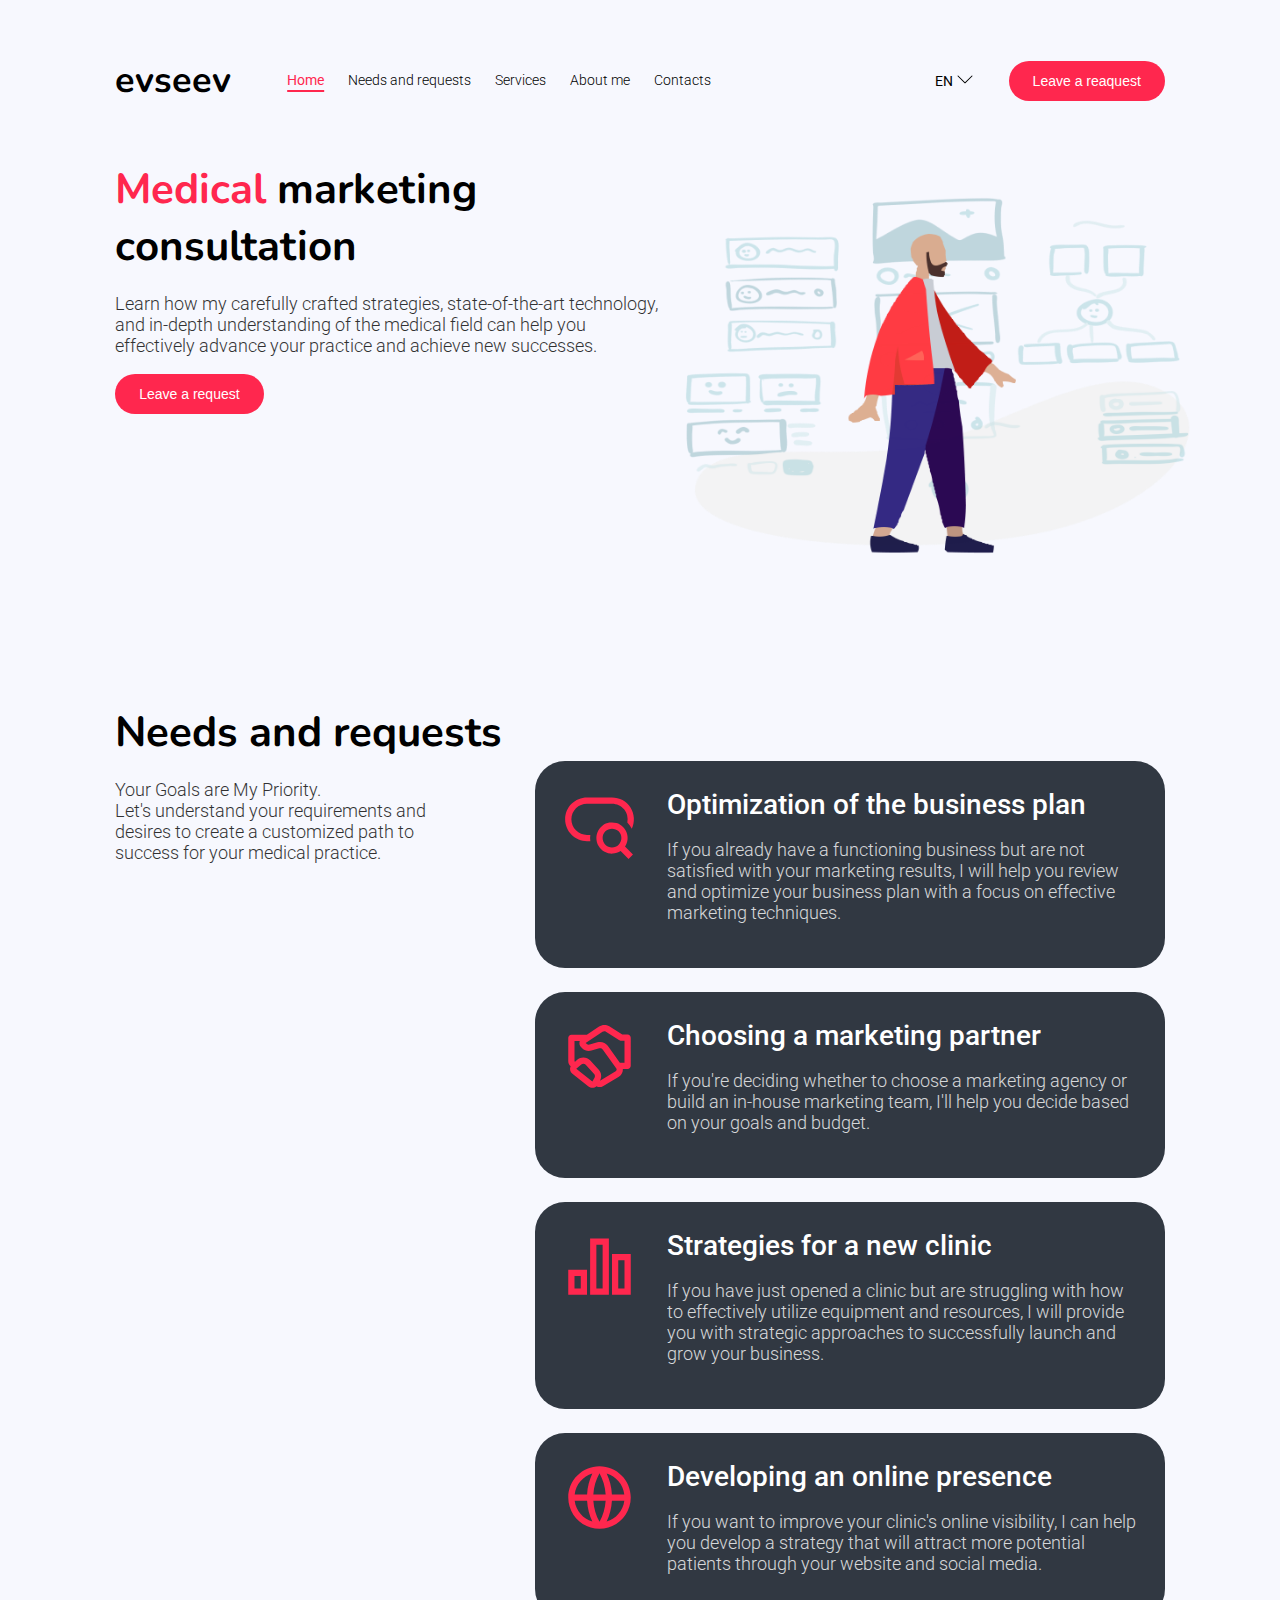
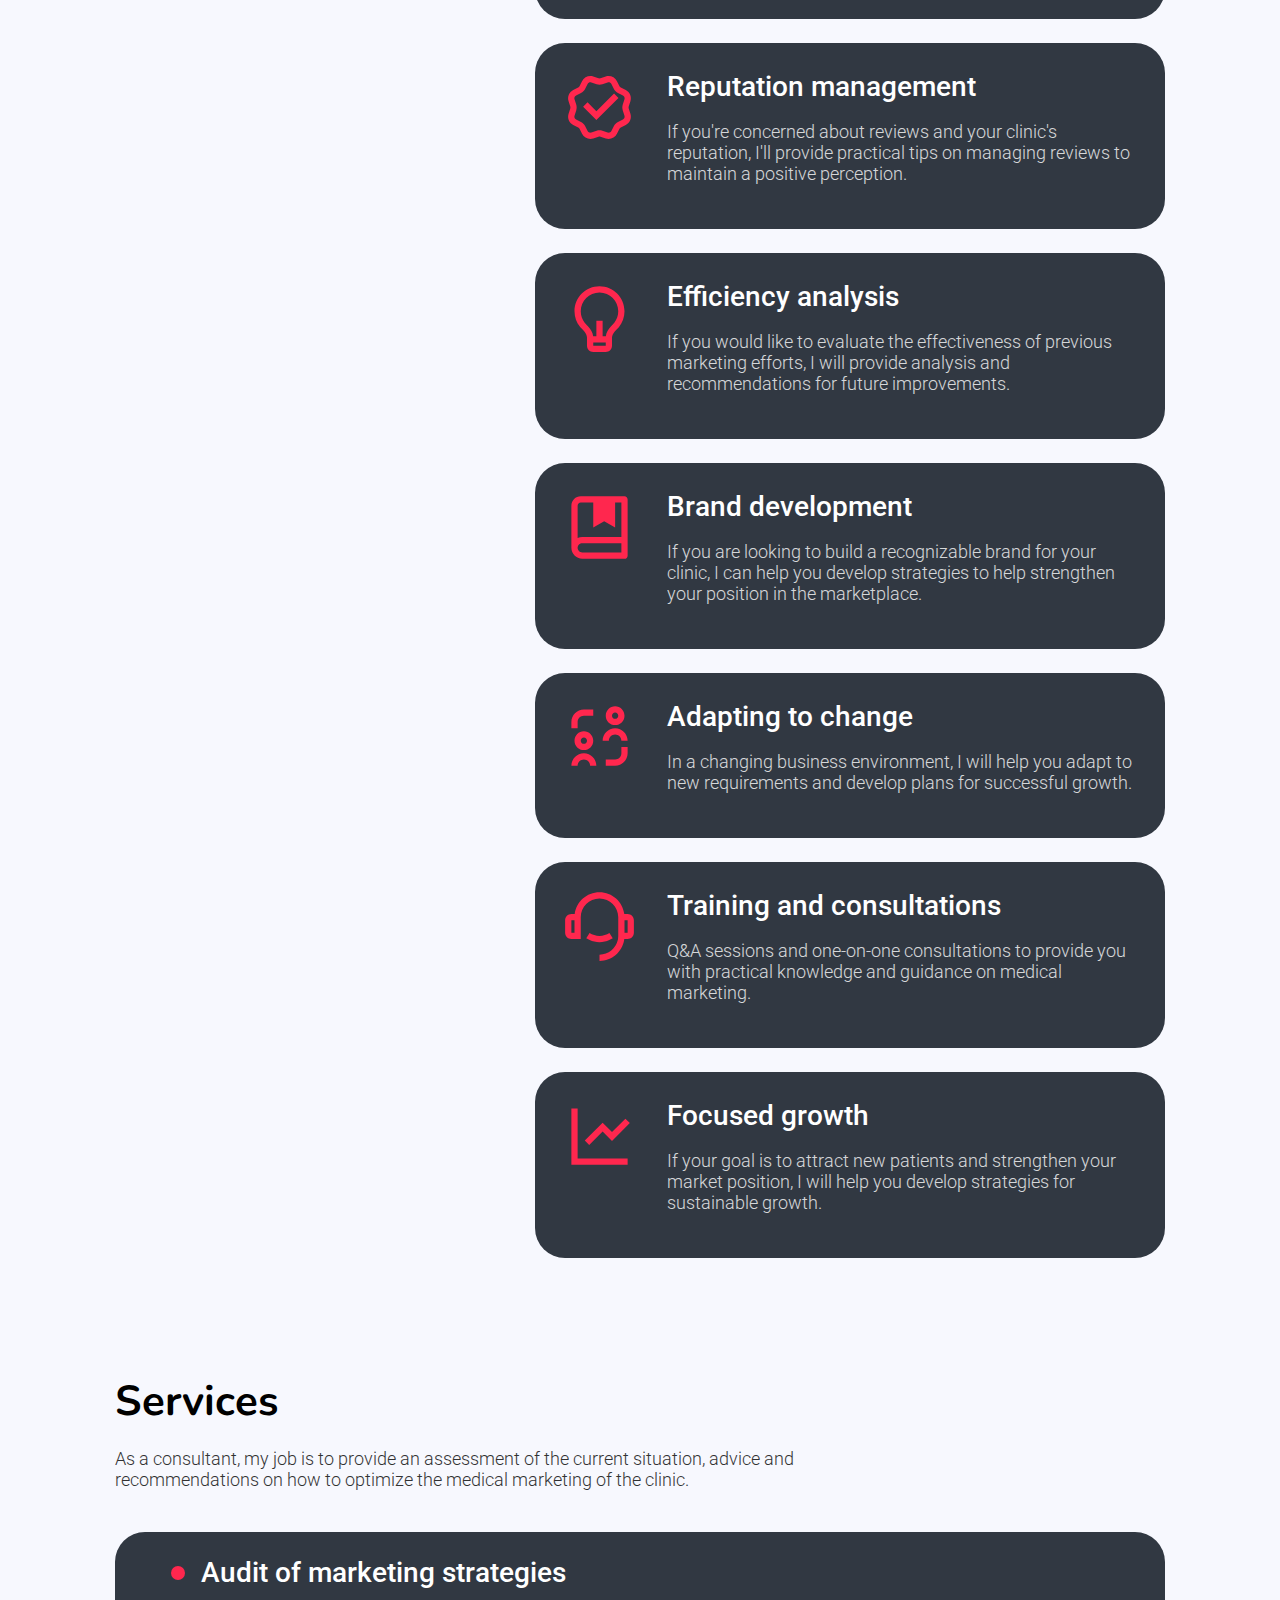
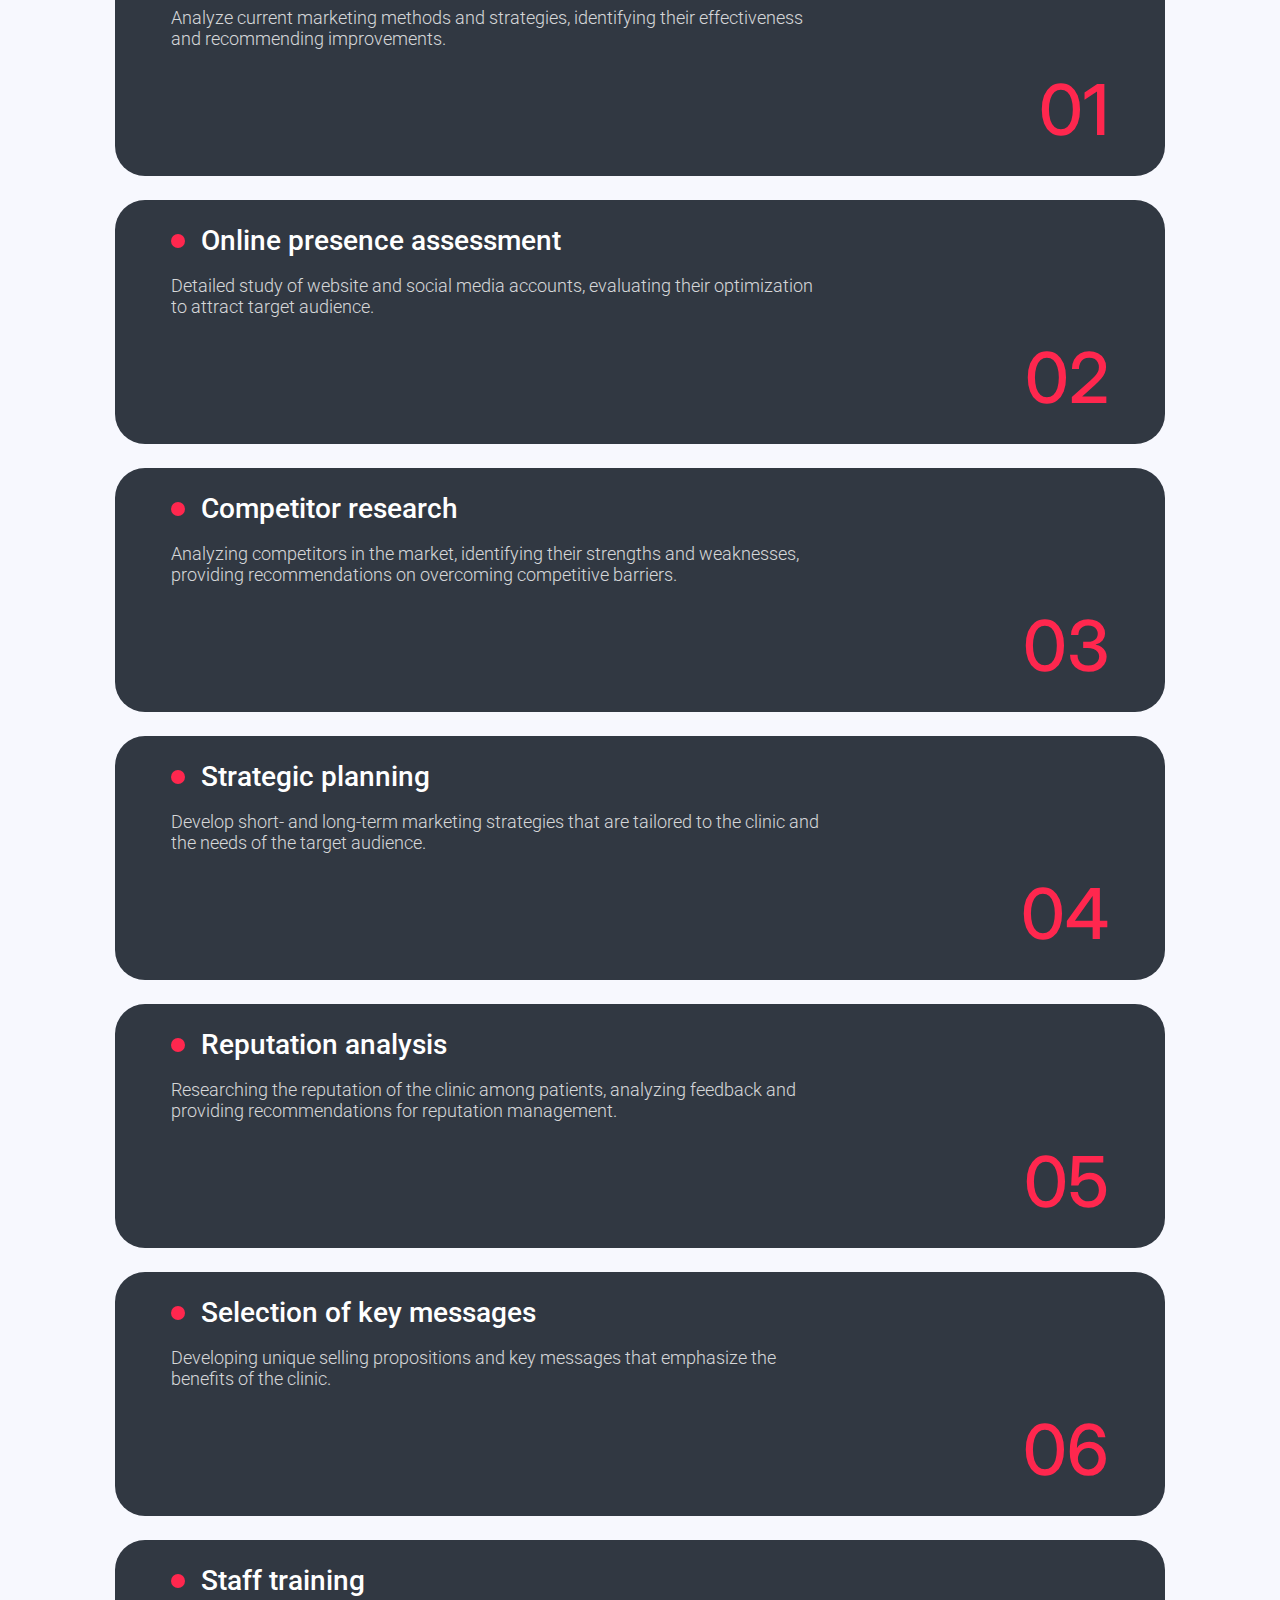
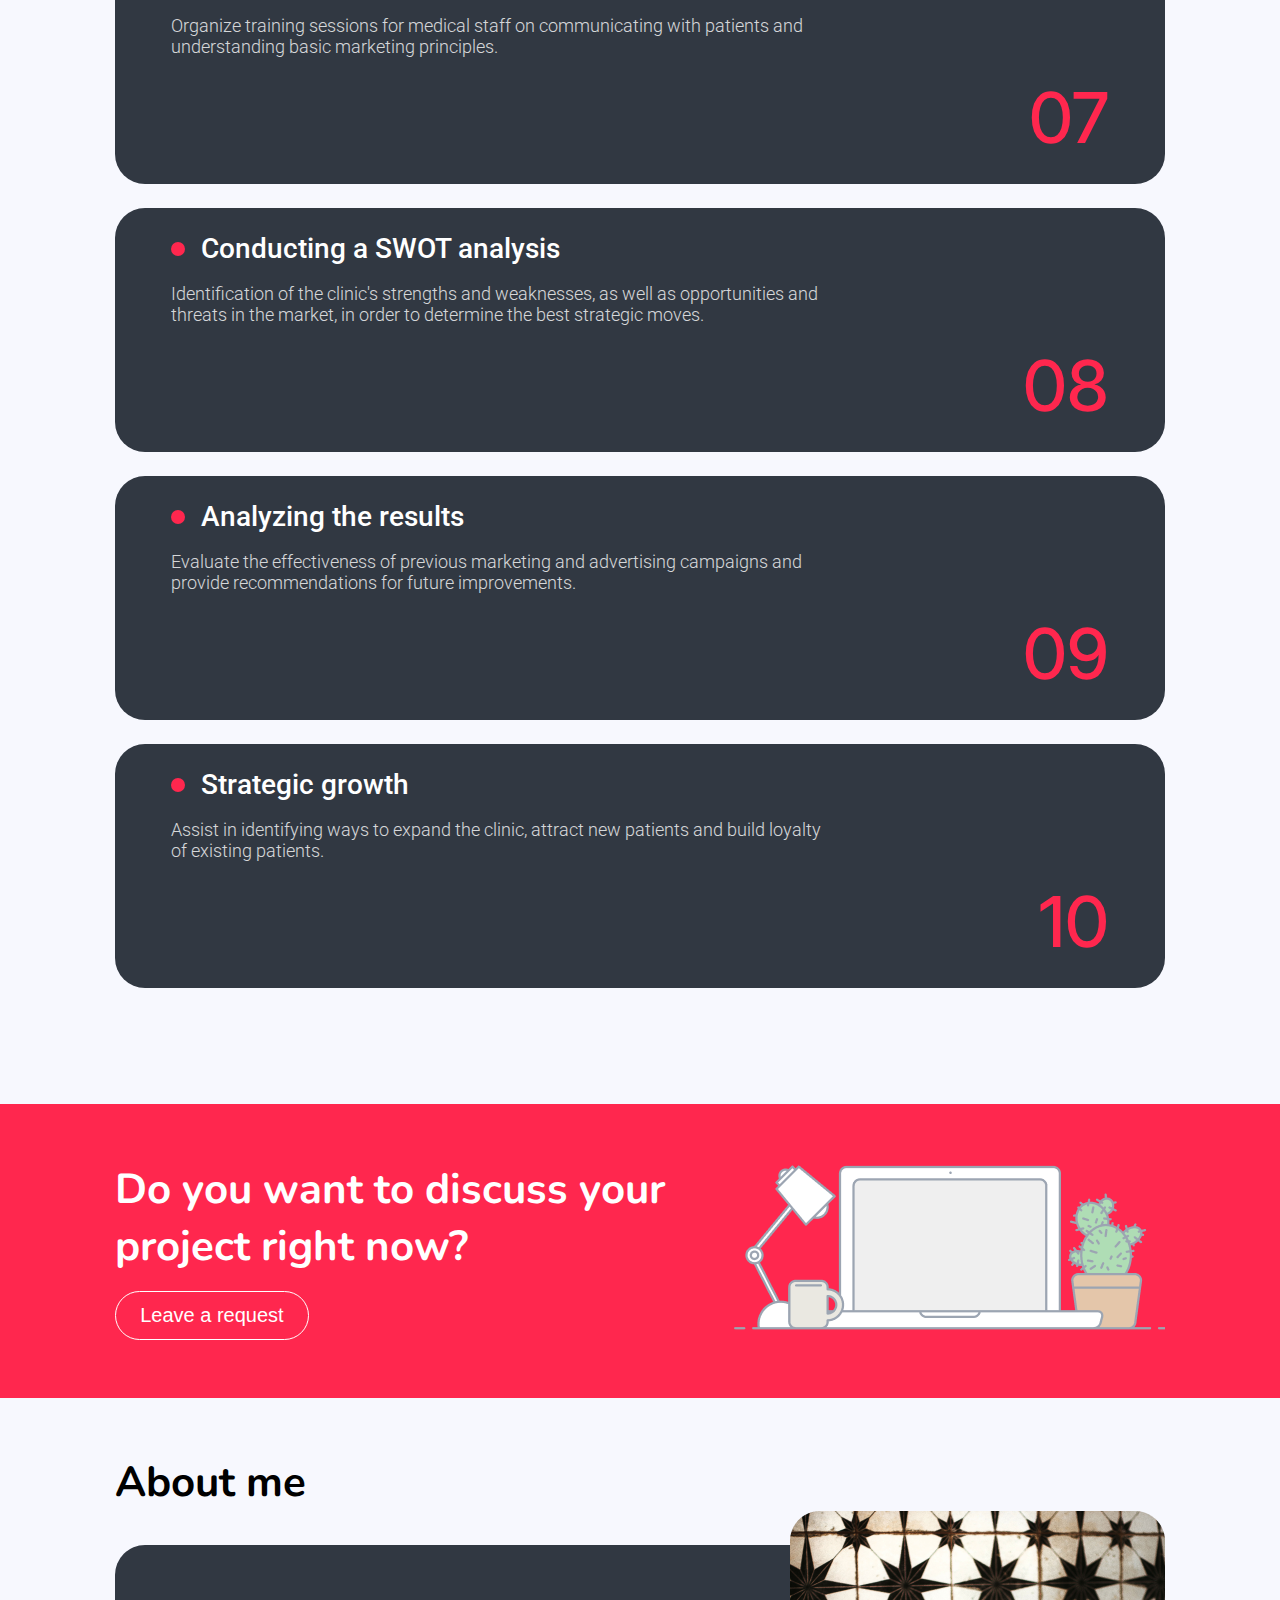
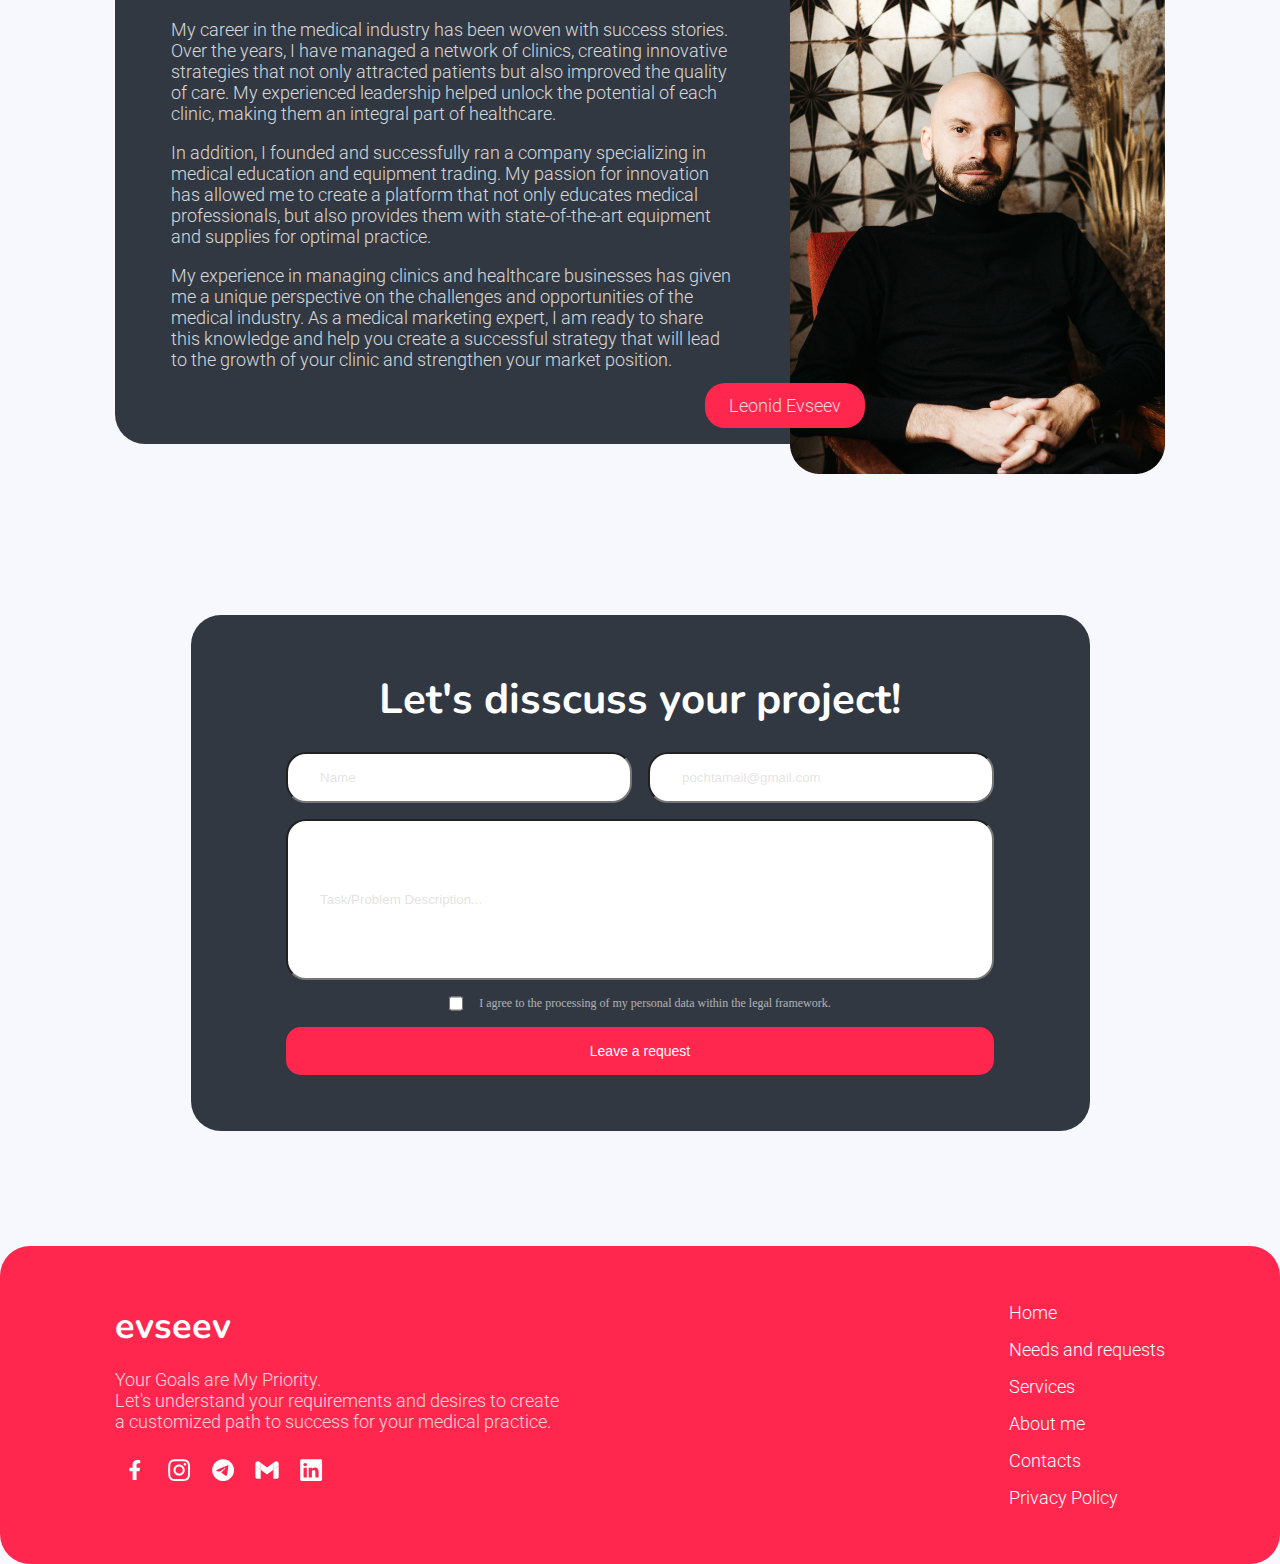
<file: index.html>
<!DOCTYPE html>
<html lang="en">
  <head>
    <meta charset="UTF-8" />
    <meta name="viewport" content="width=device-width, initial-scale=1.0" />
    <title>EVSEEV</title>
    <link rel="icon" href="imgs/favicon.svg" type="image/svg+xml">
    <link rel="stylesheet" href="styles/style.css" />
    <link
      rel="stylesheet"
      href="https://cdnjs.cloudflare.com/ajax/libs/font-awesome/6.4.2/css/all.min.css"
    />
    <link rel="preconnect" href="https://fonts.googleapis.com" />
    <link rel="preconnect" href="https://fonts.gstatic.com" crossorigin />
    <link
      href="https://fonts.googleapis.com/css2?family=Inter:wght@400;500&family=Nunito:wght@700;800&family=Roboto:wght@300;400;500&display=swap"
      rel="stylesheet"
    />
  </head>
  <body>
    <header class="header">
      <div class="header__left">
      <div class="header__logo">
        <h2>evseev</h2>
      </div>
      <nav class="header__nav">
        <ul class="nav__menu">
          <li class="nav__item nav__item_home"><a class="header__a header__a_home"  href="index.html">Home</a></li>
          <li class="nav__item"><a class="header__a" href="#needs-and-requests">Needs and requests</a></li>
          <li class="nav__item"><a class="header__a" href="#services">Services</a></li>
          <li class="nav__item"><a class="header__a" href="#about-me">About me</a></li>
          <li class="nav__item"><a class="header__a" href="#contacts">Contacts</a></li>
        </ul>
      </nav>
    </div>
      <div class="header__right">
        <div class="language-select">
          <button class="language-select__btn" data-value="en">EN
            </button>
          <ul class="language-select__options">
            <li class="language-select__option" data-value="fr">FR</li>
            <li class="language-select__option" data-value="uk">UK</li>
            <li class="language-select__option" data-value="ru">RU</li>
          </ul>
        </div>

      <div class="burger-menu">
        <input class="burger-menu__input" id="burger" type="checkbox" />
        <label class="burger-menu__label" for="burger">
          <svg class="burger-menu__icon" id="open-icon" width="44" height="44" viewBox="0 0 44 44" fill="none" xmlns="http://www.w3.org/2000/svg">
            <path d="M30.25 16.5C30.25 17.006 29.8394 17.4167 29.3334 17.4167H14.6667C14.1607 17.4167 13.75 17.006 13.75 16.5C13.75 15.994 14.1607 15.5833 14.6667 15.5833H29.3334C29.8394 15.5833 30.25 15.994 30.25 16.5ZM29.3334 21.0833H14.6667C14.1607 21.0833 13.75 21.494 13.75 22C13.75 22.506 14.1607 22.9167 14.6667 22.9167H29.3334C29.8394 22.9167 30.25 22.506 30.25 22C30.25 21.494 29.8394 21.0833 29.3334 21.0833ZM29.3334 26.5833H14.6667C14.1607 26.5833 13.75 26.994 13.75 27.5C13.75 28.006 14.1607 28.4167 14.6667 28.4167H29.3334C29.8394 28.4167 30.25 28.006 30.25 27.5C30.25 26.994 29.8394 26.5833 29.3334 26.5833ZM39.4167 11.6875V32.3125C39.4167 36.96 36.96 39.4167 32.3125 39.4167H11.6875C7.04004 39.4167 4.58337 36.96 4.58337 32.3125V11.6875C4.58337 7.03999 7.04004 4.58333 11.6875 4.58333H32.3125C36.96 4.58333 39.4167 7.03999 39.4167 11.6875ZM37.5834 11.6875C37.5834 8.09233 35.9077 6.41666 32.3125 6.41666H11.6875C8.09237 6.41666 6.41671 8.09233 6.41671 11.6875V32.3125C6.41671 35.9077 8.09237 37.5833 11.6875 37.5833H32.3125C35.9077 37.5833 37.5834 35.9077 37.5834 32.3125V11.6875Z" fill="black"/>
                    </svg>
            <svg class="burger-menu__icon" id="close-icon" width="44" height="44" viewBox="0 0 44 44" fill="none" xmlns="http://www.w3.org/2000/svg">
            <path d="M32.3124 4.58333H11.6874C7.03992 4.58333 4.58325 7.03999 4.58325 11.6875V32.3125C4.58325 36.96 7.03992 39.4167 11.6874 39.4167H32.3124C36.9599 39.4167 39.4166 36.96 39.4166 32.3125V11.6875C39.4166 7.03999 36.9599 4.58333 32.3124 4.58333ZM37.5833 32.3125C37.5833 35.9077 35.9076 37.5833 32.3124 37.5833H11.6874C8.09225 37.5833 6.41659 35.9077 6.41659 32.3125V11.6875C6.41659 8.09233 8.09225 6.41666 11.6874 6.41666H32.3124C35.9076 6.41666 37.5833 8.09233 37.5833 11.6875V32.3125ZM28.1489 17.149L23.296 22L28.1471 26.851C28.5046 27.2085 28.5046 27.7897 28.1471 28.1472C27.9675 28.3269 27.7328 28.4149 27.4981 28.4149C27.2635 28.4149 27.0288 28.325 26.8491 28.1472L21.9999 23.2961L17.1489 28.1472C16.9693 28.3269 16.7346 28.4149 16.4999 28.4149C16.2653 28.4149 16.0306 28.325 15.8509 28.1472C15.4934 27.7897 15.4934 27.2085 15.8509 26.851L20.7019 22L15.8509 17.149C15.4934 16.7915 15.4934 16.2103 15.8509 15.8528C16.2084 15.4953 16.7896 15.4953 17.1471 15.8528L21.9981 20.7039L26.8491 15.8528C27.2066 15.4953 27.7877 15.4953 28.1452 15.8528C28.5027 16.2103 28.5064 16.7897 28.1489 17.149Z" fill="#25314C"/>
            </svg>

      </label>
          <ul class="burger-menu__menu">
            <li class="burger-menu__item burger-menu__item_home"><a class="header__a_home" href="index.html">Home</a></li>
            <li class="burger-menu__item"><a class="header__a" href="#needs-and-requests">Needs and requests</a></li>
            <li class="burger-menu__item"><a class="header__a" href="#services">Services</a></li>
            <li class="burger-menu__item"><a class="header__a" href="#about-me">About me</a></li>
            <li class="burger-menu__item"><a class="header__a" href="#contacts">Contacts</a></li>
            <li class="burger-menu__item"><a class="header__a" href="policy/policy.html">Privacy Policy</a></li>
          </ul>
      </div>
      <a class="footer__a" href="#form"><button class="btn btn__vanish">Leave a reaquest</button></a>
    </div>
    </header>
    <main>
      <section class="consultation">
        <div class="consultation__block consultation__block_left">
          <h1 class="consultation__h">
            <span class="consultation__span">Medical</span> marketing
            consultation
          </h1>
          <p class="consultation__p">
            Learn how my carefully crafted strategies, state-of-the-art
            technology, and in-depth understanding of the medical field can help
            you effectively advance your practice and achieve new successes.
          </p>
          <a class="footer__a" href="#form"><button class="btn">Leave a request</button></a>
        </div>
        <div class="consultation__block consultation__block_right">
          <img
            class="consultation__block-img"
            src="imgs/consultation-img.png"
            alt=""
          />
        </div>
      </section>
      <section class="needs-and-requests" id="needs-and-requests">
        <h1 class="headline">Needs and requests</h1>
        <div class="needs-and-requests__containers">
          <div
            class="needs-and-requests__container needs-and-requests__container_left"
          >
            <p class="para">
              Your Goals are My Priority. <br />
              Let's understand your requirements and desires to create a
              customized path to success for your medical practice.
            </p>
          </div>
          <div
            class="needs-and-requests__container needs-and-requests__container_right"
          >
            <div class="needs-and-requests__block">
              <div class="needs-and-requests__icon">
                <svg
                  width="75"
                  height="75"
                  viewBox="0 0 75 75"
                  fill="none"
                  xmlns="http://www.w3.org/2000/svg"
                >
                  <path
                    d="M25 9.375C19.1984 9.375 13.6344 11.6797 9.53204 15.782C5.42968 19.8844 3.125 25.4484 3.125 31.25C3.125 37.0516 5.42968 42.6156 9.53204 46.718C13.6344 50.8203 19.1984 53.125 25 53.125H28.3438C28.0472 51.0522 28.0472 48.9478 28.3438 46.875H25C20.856 46.875 16.8817 45.2288 13.9515 42.2985C11.0212 39.3683 9.375 35.394 9.375 31.25C9.375 27.106 11.0212 23.1317 13.9515 20.2015C16.8817 17.2712 20.856 15.625 25 15.625H50C52.3172 15.6245 54.6056 16.1395 56.6993 17.1325C58.7929 18.1256 60.6395 19.5719 62.1053 21.3666C63.571 23.1614 64.6192 25.2598 65.1739 27.5096C65.7286 29.7595 65.7759 32.1046 65.3125 34.375C67.1536 36.1803 68.6621 38.296 69.7688 40.625C71.3505 37.2904 72.0628 33.6098 71.8394 29.9259C71.616 26.242 70.4641 22.6744 68.4911 19.5554C66.518 16.4364 63.7878 13.8673 60.5547 12.0873C57.3216 10.3073 53.6907 9.37424 50 9.375H25ZM50 40.625C47.5136 40.625 45.129 41.6127 43.3709 43.3709C41.6127 45.129 40.625 47.5136 40.625 50C40.625 52.4864 41.6127 54.871 43.3709 56.6291C45.129 58.3873 47.5136 59.375 50 59.375C52.4864 59.375 54.871 58.3873 56.6291 56.6291C58.3873 54.871 59.375 52.4864 59.375 50C59.375 47.5136 58.3873 45.129 56.6291 43.3709C54.871 41.6127 52.4864 40.625 50 40.625ZM34.375 50C34.3756 47.5638 34.9458 45.1615 36.0402 42.9849C37.1346 40.8083 38.7227 38.9178 40.6779 37.4643C42.633 36.0108 44.9009 35.0346 47.3005 34.6137C49.7 34.1928 52.1648 34.3389 54.4979 35.0402C56.831 35.7415 58.9678 36.9786 60.7376 38.6528C62.5074 40.327 63.8612 42.3918 64.6909 44.6824C65.5206 46.9729 65.8032 49.4258 65.5161 51.845C65.229 54.2643 64.3802 56.5828 63.0375 58.6156L70.9594 66.5406L66.5406 70.9594L58.6156 63.0375C56.2605 64.5941 53.5276 65.4836 50.7074 65.6115C47.8873 65.7393 45.0851 65.1007 42.5989 63.7634C40.1126 62.4262 38.035 60.4404 36.587 58.017C35.139 55.5935 34.3746 52.8231 34.375 50Z"
                    fill="#FF274E"
                  />
                </svg>
              </div>
              <div class="needs-and-requests__info">
                <h3>Optimization of the business plan</h3>
                <p>
                  If you already have a functioning business but are not
                  satisfied with your marketing results, I will help you review
                  and optimize your business plan with a focus on effective
                  marketing techniques.
                </p>
              </div>
            </div>
            <div class="needs-and-requests__block">
              <div class="needs-and-requests__icon">
                <svg
                  width="75"
                  height="75"
                  viewBox="0 0 75 75"
                  fill="none"
                  xmlns="http://www.w3.org/2000/svg"
                >
                  <path
                    d="M37.0659 7.47054C40.1547 5.41135 44.1675 5.36866 47.2994 7.36166L60.2844 15.6248H65.6244C67.3503 15.6248 68.7494 17.0239 68.7494 18.7498V46.8747C68.7494 48.6006 67.3503 49.9997 65.6244 49.9997H60.8753C61.0613 52.96 59.6666 55.9694 56.8609 57.6528L40.9441 67.2031C38.9347 68.4084 36.4403 68.3803 34.4731 67.1794C32.2847 69.1147 28.9159 69.3278 26.472 67.4075L10.4071 54.785C8.01209 52.9034 7.40644 49.6884 8.64309 47.1397C7.13275 45.9553 6.25 44.1419 6.25 42.2216V18.75C6.25 17.0241 7.64912 15.625 9.375 15.625H24.8342L37.0659 7.47054ZM13.0395 42.6413L15.2021 40.7491C19.0465 37.385 24.8763 37.7181 28.3125 41.4981L36.7569 50.7869C39.4741 53.7759 39.9697 58.1672 37.9934 61.6844L53.6453 52.2934C54.5247 51.7659 54.8428 50.7113 54.515 49.8228L40.6803 30.4547C39.9031 29.3668 38.52 28.8937 37.2394 29.2779L29.473 31.6078C26.1695 32.5988 22.5887 31.6959 20.15 29.2573L19.2351 28.3424C17.46 26.5674 17.001 24.0412 17.748 21.875H12.5V42.2216L13.0395 42.6413ZM43.9441 12.6346C42.9 11.9702 41.5625 11.9844 40.5328 12.6708L23.6545 23.923L24.5694 24.8379C25.3823 25.6508 26.5759 25.9518 27.6771 25.6214L35.4434 23.2915C39.2853 22.1389 43.435 23.5581 45.7663 26.822L57.8575 43.7497H62.4994V21.8748H60.2844C59.0956 21.8748 57.9316 21.5359 56.9287 20.8977L43.9441 12.6346ZM19.3178 45.4525L14.2685 49.8706L30.3334 62.4931L32.5331 58.6434C33.205 57.4678 33.0431 55.9931 32.1322 54.9909L23.6879 45.7022C22.5425 44.4422 20.5992 44.3313 19.3178 45.4525Z"
                    fill="#FF274E"
                  />
                </svg>
              </div>
              <div class="needs-and-requests__info">
                <h3>Choosing a marketing partner</h3>
                <p>
                  If you're deciding whether to choose a marketing agency or
                  build an in-house marketing team, I'll help you decide based
                  on your goals and budget.
                </p>
              </div>
            </div>
            <div class="needs-and-requests__block">
              <div class="needs-and-requests__icon">
                <svg
                  width="75"
                  height="75"
                  viewBox="0 0 75 75"
                  fill="none"
                  xmlns="http://www.w3.org/2000/svg"
                >
                  <path
                    d="M6.25 40.625H25V65.625H6.25V40.625ZM50 25H68.75V65.625H50V25ZM28.125 9.375H46.875V65.625H28.125V9.375ZM12.5 46.875V59.375H18.75V46.875H12.5ZM34.375 15.625V59.375H40.625V15.625H34.375ZM56.25 31.25V59.375H62.5V31.25H56.25Z"
                    fill="#FF274E"
                  />
                </svg>
              </div>
              <div class="needs-and-requests__info">
                <h3>Strategies for a new clinic</h3>
                <p>
                  If you have just opened a clinic but are struggling with how
                  to effectively utilize equipment and resources, I will provide
                  you with strategic approaches to successfully launch and grow
                  your business.
                </p>
              </div>
            </div>
            <div class="needs-and-requests__block">
              <div class="needs-and-requests__icon">
                <svg
                  width="75"
                  height="75"
                  viewBox="0 0 75 75"
                  fill="none"
                  xmlns="http://www.w3.org/2000/svg"
                >
                  <path
                    d="M37.5 68.75C20.2411 68.75 6.25 54.7588 6.25 37.5C6.25 20.2411 20.2411 6.25 37.5 6.25C54.7588 6.25 68.75 20.2411 68.75 37.5C68.75 54.7588 54.7588 68.75 37.5 68.75ZM30.3438 61.4606C27.3357 55.0809 25.4916 48.0444 25.0853 40.625H12.6934C13.9313 50.5516 20.9887 58.6709 30.3438 61.4606ZM31.3459 40.625C31.8159 48.2463 33.9931 55.4053 37.5 61.725C41.0069 55.4053 43.1841 48.2463 43.6541 40.625H31.3459ZM62.3066 40.625H49.9147C49.5084 48.0444 47.6644 55.0809 44.6562 61.4606C54.0112 58.6709 61.0688 50.5516 62.3066 40.625ZM12.6934 34.375H25.0853C25.4916 26.9555 27.3357 19.919 30.3438 13.5393C20.9887 16.3292 13.9313 24.4484 12.6934 34.375ZM31.3459 34.375H43.6541C43.1841 26.7538 41.0069 19.5945 37.5 13.275C33.9931 19.5945 31.8159 26.7538 31.3459 34.375ZM44.6562 13.5393C47.6644 19.919 49.5084 26.9555 49.9147 34.375H62.3066C61.0688 24.4484 54.0112 16.3292 44.6562 13.5393Z"
                    fill="#FF274E"
                  />
                </svg>
              </div>
              <div class="needs-and-requests__info">
                <h3>Developing an online presence</h3>
                <p>
                  If you want to improve your clinic's online visibility, I can
                  help you develop a strategy that will attract more potential
                  patients through your website and social media.
                </p>
              </div>
            </div>
            <div class="needs-and-requests__block">
              <div class="needs-and-requests__icon">
                <svg
                  width="75"
                  height="75"
                  viewBox="0 0 75 75"
                  fill="none"
                  xmlns="http://www.w3.org/2000/svg"
                >
                  <path
                    d="M31.2719 6.57434C26.892 5.15649 22.1306 7.12868 20.0361 11.2284L17.5181 16.157C17.2189 16.7426 16.7426 17.2189 16.157 17.5181L11.2283 20.0362C7.12862 22.1307 5.15643 26.8921 6.57427 31.2719L8.27884 36.5376C8.48134 37.1632 8.48134 37.8369 8.27884 38.4626L6.57427 43.7282C5.15643 48.1082 7.12862 52.8694 11.2283 54.9641L16.157 57.4819C16.7426 57.7813 17.2189 58.2576 17.5181 58.8432L20.0361 63.7719C22.1306 67.8716 26.892 69.8438 31.2719 68.426L36.5375 66.7213C37.1631 66.5188 37.8369 66.5188 38.4625 66.7213L43.7281 68.426C48.1081 69.8438 52.8694 67.8716 54.9641 63.7719L57.4819 58.8432C57.7812 58.2576 58.2575 57.7813 58.8431 57.4819L63.7719 54.9641C67.8716 52.8694 69.8437 48.1082 68.4259 43.7282L66.7212 38.4626C66.5187 37.8369 66.5187 37.1632 66.7212 36.5376L68.4259 31.2719C69.8437 26.8921 67.8716 22.1307 63.7719 20.0362L58.8431 17.5181C58.2575 17.2189 57.7812 16.7426 57.4819 16.157L54.9641 11.2284C52.8694 7.12868 48.1081 5.15649 43.7281 6.57434L38.4625 8.2789C37.8369 8.4814 37.1631 8.48143 36.5375 8.2789L31.2719 6.57434ZM25.6018 14.0719C26.3 12.7053 27.8871 12.0479 29.3471 12.5206L34.6128 14.2251C36.4897 14.8327 38.5103 14.8327 40.3872 14.2251L45.6531 12.5206C47.1128 12.0479 48.7 12.7053 49.3981 14.0719L51.9162 19.0006C52.8137 20.7574 54.2428 22.1862 55.9997 23.0838L60.9281 25.6019C62.2947 26.3001 62.9522 27.8872 62.4797 29.3472L60.775 34.6129C60.1675 36.4897 60.1675 38.5104 60.775 40.3872L62.4797 45.6532C62.9522 47.1129 62.2947 48.7001 60.9281 49.3982L55.9997 51.9163C54.2428 52.8138 52.8137 54.2429 51.9162 55.9997L49.3981 60.9282C48.7 62.2947 47.1128 62.9522 45.6531 62.4797L40.3872 60.7751C38.5103 60.1676 36.4897 60.1676 34.6128 60.7751L29.3471 62.4797C27.8871 62.9522 26.3 62.2947 25.6018 60.9282L23.0837 55.9997C22.1862 54.2429 20.7573 52.8138 19.0005 51.9163L14.0718 49.3982C12.7053 48.7001 12.0479 47.1129 12.5205 45.6532L14.225 40.3872C14.8326 38.5104 14.8326 36.4897 14.225 34.6129L12.5205 29.3472C12.0479 27.8872 12.7053 26.3001 14.0718 25.6019L19.0005 23.0838C20.7573 22.1862 22.1862 20.7574 23.0837 19.0006L25.6018 14.0719ZM21.1237 36.7419L34.3819 50.0001L56.4791 27.9031L52.0597 23.4837L34.3819 41.1613L25.5432 32.3222L21.1237 36.7419Z"
                    fill="#FF274E"
                  />
                </svg>
              </div>
              <div class="needs-and-requests__info">
                <h3>Reputation management</h3>
                <p>
                  If you're concerned about reviews and your clinic's
                  reputation, I'll provide practical tips on managing reviews to
                  maintain a positive perception.
                </p>
              </div>
            </div>
            <div class="needs-and-requests__block">
              <div class="needs-and-requests__icon">
                <svg
                  width="75"
                  height="75"
                  viewBox="0 0 75 75"
                  fill="none"
                  xmlns="http://www.w3.org/2000/svg"
                >
                  <path
                    d="M31.1659 56.25H34.375V40.625H40.625V56.25H43.8341C44.2466 52.495 46.1628 49.3953 49.2738 46.0081C49.6241 45.6269 51.8712 43.3013 52.1378 42.9691C54.7869 39.6659 56.25 35.5781 56.25 31.25C56.25 20.8947 47.8553 12.5 37.5 12.5C27.1447 12.5 18.75 20.8947 18.75 31.25C18.75 35.5759 20.2117 39.6616 22.8582 42.9637C23.1251 43.2969 25.3775 45.6287 25.7236 46.0056C28.8364 49.395 30.7532 52.495 31.1659 56.25ZM31.25 62.5V65.625H43.75V62.5H31.25ZM17.9811 46.8725C14.5514 42.5928 12.5 37.1609 12.5 31.25C12.5 17.4429 23.6929 6.25 37.5 6.25C51.3072 6.25 62.5 17.4429 62.5 31.25C62.5 37.1641 60.4463 42.5984 57.0134 46.8794C55.075 49.2962 50 53.125 50 57.8125V65.625C50 69.0769 47.2019 71.875 43.75 71.875H31.25C27.7982 71.875 25 69.0769 25 65.625V57.8125C25 53.125 19.9206 49.2925 17.9811 46.8725Z"
                    fill="#FF274E"
                  />
                </svg>
              </div>
              <div class="needs-and-requests__info">
                <h3>Efficiency analysis</h3>
                <p>
                  If you would like to evaluate the effectiveness of previous
                  marketing efforts, I will provide analysis and recommendations
                  for future improvements.
                </p>
              </div>
            </div>
            <div class="needs-and-requests__block">
              <div class="needs-and-requests__icon">
                <svg
                  width="75"
                  height="75"
                  viewBox="0 0 75 75"
                  fill="none"
                  xmlns="http://www.w3.org/2000/svg"
                >
                  <path
                    d="M9.375 57.8125V15.625C9.375 10.4473 13.5723 6.25 18.75 6.25H62.5C64.2259 6.25 65.625 7.64912 65.625 9.375V65.625C65.625 67.3509 64.2259 68.75 62.5 68.75H20.3125C14.2719 68.75 9.375 63.8531 9.375 57.8125ZM59.375 62.5V53.125H20.3125C17.7237 53.125 15.625 55.2238 15.625 57.8125C15.625 60.4012 17.7237 62.5 20.3125 62.5H59.375ZM31.25 12.5H18.75C17.0241 12.5 15.625 13.8991 15.625 15.625V47.9275C17.0457 47.2525 18.635 46.875 20.3125 46.875H59.375V12.5H53.125V37.5L42.1875 31.25L31.25 37.5V12.5Z"
                    fill="#FF274E"
                  />
                </svg>
              </div>
              <div class="needs-and-requests__info">
                <h3>Brand development</h3>
                <p>
                  If you are looking to build a recognizable brand for your
                  clinic, I can help you develop strategies to help strengthen
                  your position in the marketplace.
                </p>
              </div>
            </div>
            <div class="needs-and-requests__block">
              <div class="needs-and-requests__icon">
                <svg
                  width="75"
                  height="75"
                  viewBox="0 0 75 75"
                  fill="none"
                  xmlns="http://www.w3.org/2000/svg"
                >
                  <path
                    d="M53.125 18.75C51.3991 18.75 50 17.3509 50 15.625C50 13.8991 51.3991 12.5 53.125 12.5C54.8509 12.5 56.25 13.8991 56.25 15.625C56.25 17.3509 54.8509 18.75 53.125 18.75ZM53.125 25C58.3028 25 62.5 20.8027 62.5 15.625C62.5 10.4473 58.3028 6.25 53.125 6.25C47.9472 6.25 43.75 10.4473 43.75 15.625C43.75 20.8027 47.9472 25 53.125 25ZM21.875 9.375C14.9714 9.375 9.375 14.9714 9.375 21.875V28.125H15.625V21.875C15.625 18.4232 18.4232 15.625 21.875 15.625H31.25V9.375H21.875ZM53.125 65.625C60.0284 65.625 65.625 60.0284 65.625 53.125V46.875H59.375V53.125C59.375 56.5769 56.5769 59.375 53.125 59.375H43.75V65.625H53.125ZM25 40.625C25 38.8991 23.6009 37.5 21.875 37.5C20.1491 37.5 18.75 38.8991 18.75 40.625C18.75 42.3509 20.1491 43.75 21.875 43.75C23.6009 43.75 25 42.3509 25 40.625ZM31.25 40.625C31.25 45.8028 27.0527 50 21.875 50C16.6973 50 12.5 45.8028 12.5 40.625C12.5 35.4472 16.6973 31.25 21.875 31.25C27.0527 31.25 31.25 35.4472 31.25 40.625ZM53.125 34.375C49.6731 34.375 46.875 37.1731 46.875 40.625H40.625C40.625 33.7216 46.2216 28.125 53.125 28.125C60.0284 28.125 65.625 33.7216 65.625 40.625H59.375C59.375 37.1731 56.5769 34.375 53.125 34.375ZM15.625 65.625C15.625 62.1731 18.4232 59.375 21.875 59.375C25.3268 59.375 28.125 62.1731 28.125 65.625H34.375C34.375 58.7216 28.7786 53.125 21.875 53.125C14.9714 53.125 9.375 58.7216 9.375 65.625H15.625Z"
                    fill="#FF274E"
                  />
                </svg>
              </div>
              <div class="needs-and-requests__info">
                <h3>Adapting to change</h3>
                <p>
                  In a changing business environment, I will help you adapt to
                  new requirements and develop plans for successful growth.
                </p>
              </div>
            </div>
            <div class="needs-and-requests__block">
              <div class="needs-and-requests__icon">
                <svg
                  width="75"
                  height="75"
                  viewBox="0 0 75 75"
                  fill="none"
                  xmlns="http://www.w3.org/2000/svg"
                >
                  <path
                    d="M62.3066 25H65.625C69.0769 25 71.875 27.7982 71.875 31.25V43.75C71.875 47.2019 69.0769 50 65.625 50H62.3066C60.7688 62.3322 50.2487 71.875 37.5 71.875V65.625C47.8553 65.625 56.25 57.2303 56.25 46.875V28.125C56.25 17.7697 47.8553 9.375 37.5 9.375C27.1447 9.375 18.75 17.7697 18.75 28.125V50H9.375C5.92322 50 3.125 47.2019 3.125 43.75V31.25C3.125 27.7982 5.92322 25 9.375 25H12.6934C14.2312 12.6678 24.7512 3.125 37.5 3.125C50.2487 3.125 60.7688 12.6678 62.3066 25ZM9.375 31.25V43.75H12.5V31.25H9.375ZM62.5 31.25V43.75H65.625V31.25H62.5ZM24.2482 49.3278L27.5612 44.0272C30.4425 45.8319 33.8494 46.875 37.5 46.875C41.1506 46.875 44.5575 45.8319 47.4388 44.0272L50.7519 49.3278C46.91 51.7341 42.3675 53.125 37.5 53.125C32.6325 53.125 28.0901 51.7341 24.2482 49.3278Z"
                    fill="#FF274E"
                  />
                </svg>
              </div>
              <div class="needs-and-requests__info">
                <h3>Training and consultations</h3>
                <p>
                  Q&A sessions and one-on-one consultations to provide you with
                  practical knowledge and guidance on medical marketing.
                </p>
              </div>
            </div>
            <div class="needs-and-requests__block">
              <div class="needs-and-requests__icon">
                <svg
                  width="75"
                  height="75"
                  viewBox="0 0 75 75"
                  fill="none"
                  xmlns="http://www.w3.org/2000/svg"
                >
                  <path
                    d="M15.625 9.375V59.375H65.625V65.625H9.375V9.375H15.625ZM63.4153 19.6653L67.8347 24.0847L50 41.9194L40.625 32.5469L27.2097 45.9597L22.7903 41.5403L40.625 23.7056L50 33.0781L63.4153 19.6653Z"
                    fill="#FF274E"
                  />
                </svg>
              </div>
              <div class="needs-and-requests__info">
                <h3>Focused growth</h3>
                <p>
                  If your goal is to attract new patients and strengthen your
                  market position, I will help you develop strategies for
                  sustainable growth.
                </p>
              </div>
            </div>
          </div>
        </div>
      </section>
      <section class="services" id="services">
        <div class="services__block services__block_white">
          <h1 class="headline">Services</h1>
          <p class="para">
            As a consultant, my job is to provide an assessment of the current
            situation, advice and recommendations on how to optimize the medical
            marketing of the clinic.
          </p>
        </div>
        <div class="services__block">
            <h3 class="services__h3">Audit of marketing strategies</h3>
            <p class="services__p">
              Analyze current marketing methods and strategies, identifying
              their effectiveness and recommending improvements.
            </p>
            <span class="services__number">01</span>
            </div>
          <div class="services__block">
            <h3 class="services__h3">Online presence assessment</h3>
            <p class="services__p">
              Detailed study of website and social media accounts, evaluating
              their optimization to attract target audience.
            </p>
            <span class="services__number">02</span>
          </div>
          <div class="services__block">
            <h3 class="services__h3">Competitor research</h3>
            <p class="services__p">
              Analyzing competitors in the market, identifying their strengths
              and weaknesses, providing recommendations on overcoming
              competitive barriers.
            </p>
            <span class="services__number">03</span>
          </div>
          <div class="services__block" >
            <h3 class="services__h3">Strategic planning</h3>
            <p class="services__p">
              Develop short- and long-term marketing strategies that are
              tailored to the clinic and the needs of the target audience.
            </p>
            <span class="services__number">04</span>
          </div>
          <div class="services__block">
            <h3 class="services__h3">Reputation analysis</h3>
            <p class="services__p">
              Researching the reputation of the clinic among patients, analyzing
              feedback and providing recommendations for reputation management.
            </p>
            <span class="services__number">05</span>
          </div>
          <div class="services__block">
            <h3 class="services__h3">Selection of key messages</h3>
            <p class="services__p">
              Developing unique selling propositions and key messages that
              emphasize the benefits of the clinic.
            </p>
            <span class="services__number">06</span>
          </div>
          <div class="services__block">
            <h3 class="services__h3">Staff training</h3>
            <p class="services__p">
              Organize training sessions for medical staff on communicating with
              patients and understanding basic marketing principles.
            </p>
            <span class="services__number">07</span>
          </div>
          <div class="services__block">
            <h3 class="services__h3">Conducting a SWOT analysis</h3>
            <p class="services__p">
              Identification of the clinic's strengths and weaknesses, as well
              as opportunities and threats in the market, in order to determine
              the best strategic moves.
            </p>
            <span class="services__number">08</span>
          </div>
          <div class="services__block">
            <h3 class="services__h3">Analyzing the results</h3>
            <p class="services__p">
              Evaluate the effectiveness of previous marketing and advertising
              campaigns and provide recommendations for future improvements.
            </p>
            <span class="services__number">09</span>
          </div>
          <div class="services__block">
            <h3 class="services__h3">Strategic growth</h3>
            <p class="services__p">
              Assist in identifying ways to expand the clinic, attract new
              patients and build loyalty of existing patients.
            </p>
            <span class="services__number">10</span>
          </div>
        </div>
      </section>
      <section class="request">
        <div class="request__block">
        <h1 class="request__h1">Do you want to discuss your project right now?</h1>
        <a class="btn__border-a" href="#form"><button class="btn btn__border">Leave a request</button></a>
      </div>
      <div class="request__block">
        <img class="request__img" src="imgs/laptop-2298286.png" alt="" />
      </div>
      </section>
      <section class="about-me" id="about-me">
        <h1 class="about-me__h1">About me</h1>
        <div class="about-me__content">
          <div class="about-me__intro">
            <p class="about-me__p">
            My career in the medical industry has been woven with success
            stories. Over the years, I have managed a network of clinics,
            creating innovative strategies that not only attracted patients but
            also improved the quality of care. My experienced leadership helped
            unlock the potential of each clinic, making them an integral part of
            healthcare.
            </p>
            <p class="about-me__p">
            In addition, I founded and successfully ran a company specializing
            in medical education and equipment trading. My passion for
            innovation has allowed me to create a platform that not only
            educates medical professionals, but also provides them with
            state-of-the-art equipment and supplies for optimal practice.
            </p>
            <p class="about-me__p">
            My experience in managing clinics and healthcare businesses has
            given me a unique perspective on the challenges and opportunities of
            the medical industry. As a medical marketing expert, I am ready to
            share this knowledge and help you create a successful strategy that
            will lead to the growth of your clinic and strengthen your market
            position.
            </p>
          </div>
          <div class="about-me__name-block">
            <p class="about-me__para-name">Leonid Evseev</p>
          </div>
          <div class="about-me__img-block">
            <img class="about-me__img" src="imgs/Leonid.png" alt="">
          </div>
        </div>
      </section>
      <section class="request-form" id="form">
        <h1 class="request-form__h1">Let's disscuss your project!</h1>
        <form class="form" action="polinagalaburda98@gmail.com" method="post">
          <div class="form__name-mail">
            <input class="form__name-mail-input" type="text" placeholder="Name" />
            <input class="form__name-mail-input" type="email" placeholder="pochtamail@gmail.com" />
          </div>
          <div class="form__discription">
            <input class="form__description-input" type="text" placeholder="Task/Problem Description..." />
          </div>
          <div class="form__agree">
            <input class="form__agree-input" type="checkbox" id="agree" name="agree" required />
            <label class="form__agree-label" for="agree"
              >I agree to the processing of my personal data within the legal
              framework.</label
            >
          </div>
          <button class="btn btn__large" type="submit">Leave a request</button>
        </form>
      </section>
    </main>
    <footer class="footer" id="contacts">
      <div class="footer__intro">
        <h2 class="footer__logo">evseev</h2>
        <p class="footer__p">
          Your Goals are My Priority. <br>Let's understand your requirements and
          desires to create a customized path to success for your medical
          practice.
        </p>
        <div class="footer__social">
          <svg
            width="40"
            height="40"
            viewBox="0 0 40 40"
            fill="none"
            xmlns="http://www.w3.org/2000/svg"
          >
            <path
              d="M24.4933 21.2493L25.0632 17.6314H21.5525V15.2798C21.5525 14.2906 22.0426 13.3239 23.6099 13.3239H25.2285V10.2431C24.2859 10.0929 23.3335 10.0117 22.3789 10C19.4894 10 17.603 11.7354 17.603 14.8728V17.6314H14.4V21.2493H17.603V30H21.5525V21.2493H24.4933Z"
              fill="white"
            />
          </svg>
          <svg
            width="40"
            height="40"
            viewBox="0 0 40 40"
            fill="none"
            xmlns="http://www.w3.org/2000/svg"
          >
            <path
              d="M16.486 20.1218C16.486 18.1112 18.1164 16.481 20.1281 16.481C22.1399 16.481 23.7711 18.1112 23.7711 20.1218C23.7711 22.1323 22.1399 23.7626 20.1281 23.7626C18.1164 23.7626 16.486 22.1323 16.486 20.1218ZM14.5167 20.1218C14.5167 23.2191 17.0289 25.7299 20.1281 25.7299C23.2274 25.7299 25.7396 23.2191 25.7396 20.1218C25.7396 17.0244 23.2274 14.5137 20.1281 14.5137C17.0289 14.5137 14.5167 17.0244 14.5167 20.1218ZM24.6504 14.2913C24.6503 14.5505 24.7271 14.8039 24.8711 15.0195C25.0151 15.2351 25.2198 15.4032 25.4594 15.5025C25.699 15.6018 25.9627 15.6278 26.2171 15.5773C26.4715 15.5269 26.7052 15.4022 26.8887 15.2189C27.0721 15.0357 27.1971 14.8022 27.2478 14.548C27.2985 14.2938 27.2727 14.0303 27.1735 13.7908C27.0743 13.5513 26.9063 13.3465 26.6907 13.2024C26.4752 13.0583 26.2216 12.9814 25.9623 12.9812H25.9618C25.6141 12.9814 25.2807 13.1195 25.0348 13.3651C24.7889 13.6107 24.6507 13.9439 24.6504 14.2913ZM15.7132 29.0117C14.6477 28.9632 14.0686 28.7858 13.6838 28.636C13.1736 28.4375 12.8095 28.201 12.4268 27.819C12.044 27.4371 11.8071 27.0736 11.6093 26.5637C11.4593 26.1792 11.2819 25.6003 11.2334 24.5355C11.1804 23.3843 11.1699 23.0385 11.1699 20.1219C11.1699 17.2053 11.1813 16.8604 11.2334 15.7082C11.2819 14.6434 11.4607 14.0656 11.6093 13.6801C11.808 13.1701 12.0445 12.8063 12.4268 12.4238C12.809 12.0413 13.1727 11.8045 13.6838 11.6069C14.0684 11.4569 14.6477 11.2796 15.7132 11.2312C16.8651 11.1782 17.2111 11.1677 20.1281 11.1677C23.0452 11.1677 23.3915 11.1791 24.5444 11.2312C25.6099 11.2797 26.188 11.4583 26.5738 11.6069C27.084 11.8045 27.4481 12.0418 27.8308 12.4238C28.2136 12.8058 28.4496 13.1701 28.6482 13.6801C28.7983 14.0645 28.9757 14.6434 29.0242 15.7082C29.0771 16.8604 29.0877 17.2053 29.0877 20.1219C29.0877 23.0385 29.0771 23.3833 29.0242 24.5355C28.9756 25.6003 28.7973 26.1791 28.6482 26.5637C28.4496 27.0736 28.213 27.4374 27.8308 27.819C27.4486 28.2007 27.084 28.4375 26.5738 28.636C26.1891 28.7859 25.6099 28.9633 24.5444 29.0117C23.3925 29.0646 23.0465 29.0752 20.1281 29.0752C17.2098 29.0752 16.8647 29.0646 15.7132 29.0117ZM15.6227 9.26634C14.4593 9.31928 13.6644 9.50364 12.9701 9.77362C12.2511 10.0524 11.6425 10.4265 11.0343 11.0334C10.426 11.6403 10.0527 12.2495 9.77377 12.9681C9.50362 13.6623 9.31916 14.4564 9.26618 15.619C9.21232 16.7835 9.2 17.1558 9.2 20.1218C9.2 23.0877 9.21232 23.46 9.26618 24.6245C9.31916 25.7873 9.50362 26.5812 9.77377 27.2755C10.0527 27.9936 10.4261 28.6036 11.0343 29.2102C11.6424 29.8168 12.2511 30.1903 12.9701 30.4699C13.6657 30.7399 14.4593 30.9243 15.6227 30.9772C16.7885 31.0302 17.1604 31.0434 20.1281 31.0434C23.0959 31.0434 23.4684 31.031 24.6336 30.9772C25.797 30.9243 26.5915 30.7399 27.2862 30.4699C28.0047 30.1903 28.6138 29.8171 29.222 29.2102C29.8302 28.6033 30.2027 27.9936 30.4825 27.2755C30.7526 26.5812 30.938 25.7872 30.9901 24.6245C31.0431 23.4592 31.0554 23.0877 31.0554 20.1218C31.0554 17.1558 31.0431 16.7835 30.9901 15.619C30.9371 14.4563 30.7526 13.6619 30.4825 12.9681C30.2027 12.2499 29.8293 11.6412 29.222 11.0334C28.6148 10.4255 28.0047 10.0524 27.287 9.77362C26.5915 9.50364 25.797 9.31841 24.6345 9.26634C23.4693 9.21339 23.0967 9.2002 20.129 9.2002C17.1613 9.2002 16.7885 9.21251 15.6227 9.26634Z"
              fill="white"
            />
          </svg>
          <svg
            width="40"
            height="40"
            viewBox="0 0 40 40"
            fill="none"
            xmlns="http://www.w3.org/2000/svg"
          >
            <path
              fill-rule="evenodd"
              clip-rule="evenodd"
              d="M31.0563 20.1283C31.0563 26.1638 26.1636 31.0565 20.1281 31.0565C14.0927 31.0565 9.2 26.1638 9.2 20.1283C9.2 14.0929 14.0927 9.2002 20.1281 9.2002C26.1636 9.2002 31.0563 14.0929 31.0563 20.1283ZM21.1754 16.7751C19.2979 17.586 13.8847 19.889 13.8847 19.889C12.6018 20.408 13.3527 20.8945 13.3527 20.8945C13.3527 20.8945 14.4479 21.2838 15.3866 21.5757C16.3253 21.8676 16.826 21.5433 16.826 21.5433C16.826 21.5433 19.0163 20.0512 21.2379 18.4618C22.8024 17.3589 22.427 18.2672 22.0515 18.6564C21.2379 19.4998 19.8925 20.8296 18.766 21.9001C18.2654 22.3542 18.5157 22.7434 18.7347 22.938C19.3717 23.4968 20.8721 24.513 21.5533 24.9744C21.742 25.1022 21.8679 25.1875 21.8951 25.2086C22.0515 25.3384 22.9276 25.9222 23.4596 25.7924C23.9915 25.6627 24.0541 24.9166 24.0541 24.9166C24.0541 24.9166 24.4608 22.2569 24.8364 19.8241C24.9059 19.3465 24.9754 18.8788 25.0403 18.4428C25.2088 17.3094 25.3457 16.3894 25.3683 16.0615C25.4622 14.9586 24.3357 15.4127 24.3357 15.4127C24.3357 15.4127 21.8951 16.4507 21.1754 16.7751Z"
              fill="white"
            />
          </svg>
          <svg
            width="40"
            height="40"
            viewBox="0 0 40 40"
            fill="none"
            xmlns="http://www.w3.org/2000/svg"
          >
            <path
              d="M9.98819 28.6747H13.694V19.675L8.39999 15.7045V27.0865C8.39999 27.9653 9.11203 28.6747 9.98819 28.6747Z"
              fill="white"
            />
            <path
              d="M26.3995 28.6747H30.1053C30.9841 28.6747 31.6935 27.9627 31.6935 27.0865V15.7045L26.3995 19.675"
              fill="white"
            />
            <path
              d="M26.3995 12.7929V19.675L31.6935 15.7045V13.587C31.6935 11.6229 29.4515 10.5032 27.8818 11.6812"
              fill="white"
            />
            <path
              d="M13.694 19.675L13.694 12.7928L20.0468 17.5574L26.3995 12.7929V19.675L20.0468 24.4395"
              fill="white"
            />
            <path
              d="M8.39999 13.587V15.7045L13.694 19.675L13.694 12.7928L12.2117 11.6812C10.6393 10.5032 8.39999 11.6229 8.39999 13.587Z"
              fill="white"
            />
          </svg>
          <svg
            width="40"
            height="40"
            viewBox="0 0 40 40"
            fill="none"
            xmlns="http://www.w3.org/2000/svg"
          >
            <path
              fill-rule="evenodd"
              clip-rule="evenodd"
              d="M10.8153 9.2002C9.92347 9.2002 9.2 9.90165 9.2 10.7658V29.4914C9.2 30.3556 9.92356 31.0565 10.8153 31.0565H29.441C30.3331 31.0565 31.0563 30.3555 31.0563 29.4911V10.7658C31.0563 9.90165 30.3331 9.2002 29.441 9.2002H10.8153ZM15.8417 17.6513V27.4911H12.5711V17.6513H15.8417ZM16.0573 14.6082C16.0573 15.5525 15.3474 16.3081 14.2071 16.3081L14.1857 16.308C13.088 16.308 12.3784 15.5524 12.3784 14.6082C12.3784 13.6425 13.1094 12.908 14.2288 12.908C15.3474 12.908 16.036 13.6425 16.0573 14.6082ZM20.9224 27.4911H17.652C17.652 27.4911 17.6949 18.5747 17.6522 17.6516H20.9226V19.0444C21.3574 18.3741 22.1355 17.4206 23.8702 17.4206C26.022 17.4206 27.6352 18.827 27.6352 21.8492V27.4911H24.365V22.2276C24.365 20.9047 23.8914 20.0025 22.7083 20.0025C21.8046 20.0025 21.2664 20.611 21.0301 21.1988C20.9437 21.4085 20.9224 21.703 20.9224 21.9967V27.4911Z"
              fill="white"
            />
          </svg>
        </div>
      </div>
      <nav class="footer__nav">
        <ul class="footer__menu">
          <li class="footer__nav-item"><a class="footer__a" href="index.html">Home</a></li>
          <li class="footer__nav-item"><a class="footer__a" href="#needs-and-requests">Needs and requests</a></li>
          <li class="footer__nav-item"><a class="footer__a" href="#services">Services</a></li>
          <li class="footer__nav-item"><a class="footer__a" href="#about-me">About me</a></li>
          <li class="footer__nav-item"><a class="footer__a" href="#contacts">Contacts</a></li>
          <li class="footer__nav-item"><a class="footer__a" href="policy/policy.html">Privacy Policy</a></li>
        </ul>
      </nav>
      <div class="footer__social-mobile">
        <svg
          width="40"
          height="40"
          viewBox="0 0 40 40"
          fill="none"
          xmlns="http://www.w3.org/2000/svg"
        >
          <path
            d="M24.4933 21.2493L25.0632 17.6314H21.5525V15.2798C21.5525 14.2906 22.0426 13.3239 23.6099 13.3239H25.2285V10.2431C24.2859 10.0929 23.3335 10.0117 22.3789 10C19.4894 10 17.603 11.7354 17.603 14.8728V17.6314H14.4V21.2493H17.603V30H21.5525V21.2493H24.4933Z"
            fill="white"
          />
        </svg>
        <svg
          width="40"
          height="40"
          viewBox="0 0 40 40"
          fill="none"
          xmlns="http://www.w3.org/2000/svg"
        >
          <path
            d="M16.486 20.1218C16.486 18.1112 18.1164 16.481 20.1281 16.481C22.1399 16.481 23.7711 18.1112 23.7711 20.1218C23.7711 22.1323 22.1399 23.7626 20.1281 23.7626C18.1164 23.7626 16.486 22.1323 16.486 20.1218ZM14.5167 20.1218C14.5167 23.2191 17.0289 25.7299 20.1281 25.7299C23.2274 25.7299 25.7396 23.2191 25.7396 20.1218C25.7396 17.0244 23.2274 14.5137 20.1281 14.5137C17.0289 14.5137 14.5167 17.0244 14.5167 20.1218ZM24.6504 14.2913C24.6503 14.5505 24.7271 14.8039 24.8711 15.0195C25.0151 15.2351 25.2198 15.4032 25.4594 15.5025C25.699 15.6018 25.9627 15.6278 26.2171 15.5773C26.4715 15.5269 26.7052 15.4022 26.8887 15.2189C27.0721 15.0357 27.1971 14.8022 27.2478 14.548C27.2985 14.2938 27.2727 14.0303 27.1735 13.7908C27.0743 13.5513 26.9063 13.3465 26.6907 13.2024C26.4752 13.0583 26.2216 12.9814 25.9623 12.9812H25.9618C25.6141 12.9814 25.2807 13.1195 25.0348 13.3651C24.7889 13.6107 24.6507 13.9439 24.6504 14.2913ZM15.7132 29.0117C14.6477 28.9632 14.0686 28.7858 13.6838 28.636C13.1736 28.4375 12.8095 28.201 12.4268 27.819C12.044 27.4371 11.8071 27.0736 11.6093 26.5637C11.4593 26.1792 11.2819 25.6003 11.2334 24.5355C11.1804 23.3843 11.1699 23.0385 11.1699 20.1219C11.1699 17.2053 11.1813 16.8604 11.2334 15.7082C11.2819 14.6434 11.4607 14.0656 11.6093 13.6801C11.808 13.1701 12.0445 12.8063 12.4268 12.4238C12.809 12.0413 13.1727 11.8045 13.6838 11.6069C14.0684 11.4569 14.6477 11.2796 15.7132 11.2312C16.8651 11.1782 17.2111 11.1677 20.1281 11.1677C23.0452 11.1677 23.3915 11.1791 24.5444 11.2312C25.6099 11.2797 26.188 11.4583 26.5738 11.6069C27.084 11.8045 27.4481 12.0418 27.8308 12.4238C28.2136 12.8058 28.4496 13.1701 28.6482 13.6801C28.7983 14.0645 28.9757 14.6434 29.0242 15.7082C29.0771 16.8604 29.0877 17.2053 29.0877 20.1219C29.0877 23.0385 29.0771 23.3833 29.0242 24.5355C28.9756 25.6003 28.7973 26.1791 28.6482 26.5637C28.4496 27.0736 28.213 27.4374 27.8308 27.819C27.4486 28.2007 27.084 28.4375 26.5738 28.636C26.1891 28.7859 25.6099 28.9633 24.5444 29.0117C23.3925 29.0646 23.0465 29.0752 20.1281 29.0752C17.2098 29.0752 16.8647 29.0646 15.7132 29.0117ZM15.6227 9.26634C14.4593 9.31928 13.6644 9.50364 12.9701 9.77362C12.2511 10.0524 11.6425 10.4265 11.0343 11.0334C10.426 11.6403 10.0527 12.2495 9.77377 12.9681C9.50362 13.6623 9.31916 14.4564 9.26618 15.619C9.21232 16.7835 9.2 17.1558 9.2 20.1218C9.2 23.0877 9.21232 23.46 9.26618 24.6245C9.31916 25.7873 9.50362 26.5812 9.77377 27.2755C10.0527 27.9936 10.4261 28.6036 11.0343 29.2102C11.6424 29.8168 12.2511 30.1903 12.9701 30.4699C13.6657 30.7399 14.4593 30.9243 15.6227 30.9772C16.7885 31.0302 17.1604 31.0434 20.1281 31.0434C23.0959 31.0434 23.4684 31.031 24.6336 30.9772C25.797 30.9243 26.5915 30.7399 27.2862 30.4699C28.0047 30.1903 28.6138 29.8171 29.222 29.2102C29.8302 28.6033 30.2027 27.9936 30.4825 27.2755C30.7526 26.5812 30.938 25.7872 30.9901 24.6245C31.0431 23.4592 31.0554 23.0877 31.0554 20.1218C31.0554 17.1558 31.0431 16.7835 30.9901 15.619C30.9371 14.4563 30.7526 13.6619 30.4825 12.9681C30.2027 12.2499 29.8293 11.6412 29.222 11.0334C28.6148 10.4255 28.0047 10.0524 27.287 9.77362C26.5915 9.50364 25.797 9.31841 24.6345 9.26634C23.4693 9.21339 23.0967 9.2002 20.129 9.2002C17.1613 9.2002 16.7885 9.21251 15.6227 9.26634Z"
            fill="white"
          />
        </svg>
        <svg
          width="40"
          height="40"
          viewBox="0 0 40 40"
          fill="none"
          xmlns="http://www.w3.org/2000/svg"
        >
          <path
            fill-rule="evenodd"
            clip-rule="evenodd"
            d="M31.0563 20.1283C31.0563 26.1638 26.1636 31.0565 20.1281 31.0565C14.0927 31.0565 9.2 26.1638 9.2 20.1283C9.2 14.0929 14.0927 9.2002 20.1281 9.2002C26.1636 9.2002 31.0563 14.0929 31.0563 20.1283ZM21.1754 16.7751C19.2979 17.586 13.8847 19.889 13.8847 19.889C12.6018 20.408 13.3527 20.8945 13.3527 20.8945C13.3527 20.8945 14.4479 21.2838 15.3866 21.5757C16.3253 21.8676 16.826 21.5433 16.826 21.5433C16.826 21.5433 19.0163 20.0512 21.2379 18.4618C22.8024 17.3589 22.427 18.2672 22.0515 18.6564C21.2379 19.4998 19.8925 20.8296 18.766 21.9001C18.2654 22.3542 18.5157 22.7434 18.7347 22.938C19.3717 23.4968 20.8721 24.513 21.5533 24.9744C21.742 25.1022 21.8679 25.1875 21.8951 25.2086C22.0515 25.3384 22.9276 25.9222 23.4596 25.7924C23.9915 25.6627 24.0541 24.9166 24.0541 24.9166C24.0541 24.9166 24.4608 22.2569 24.8364 19.8241C24.9059 19.3465 24.9754 18.8788 25.0403 18.4428C25.2088 17.3094 25.3457 16.3894 25.3683 16.0615C25.4622 14.9586 24.3357 15.4127 24.3357 15.4127C24.3357 15.4127 21.8951 16.4507 21.1754 16.7751Z"
            fill="white"
          />
        </svg>
        <svg
          width="40"
          height="40"
          viewBox="0 0 40 40"
          fill="none"
          xmlns="http://www.w3.org/2000/svg"
        >
          <path
            d="M9.98819 28.6747H13.694V19.675L8.39999 15.7045V27.0865C8.39999 27.9653 9.11203 28.6747 9.98819 28.6747Z"
            fill="white"
          />
          <path
            d="M26.3995 28.6747H30.1053C30.9841 28.6747 31.6935 27.9627 31.6935 27.0865V15.7045L26.3995 19.675"
            fill="white"
          />
          <path
            d="M26.3995 12.7929V19.675L31.6935 15.7045V13.587C31.6935 11.6229 29.4515 10.5032 27.8818 11.6812"
            fill="white"
          />
          <path
            d="M13.694 19.675L13.694 12.7928L20.0468 17.5574L26.3995 12.7929V19.675L20.0468 24.4395"
            fill="white"
          />
          <path
            d="M8.39999 13.587V15.7045L13.694 19.675L13.694 12.7928L12.2117 11.6812C10.6393 10.5032 8.39999 11.6229 8.39999 13.587Z"
            fill="white"
          />
        </svg>
        <svg
          width="40"
          height="40"
          viewBox="0 0 40 40"
          fill="none"
          xmlns="http://www.w3.org/2000/svg"
        >
          <path
            fill-rule="evenodd"
            clip-rule="evenodd"
            d="M10.8153 9.2002C9.92347 9.2002 9.2 9.90165 9.2 10.7658V29.4914C9.2 30.3556 9.92356 31.0565 10.8153 31.0565H29.441C30.3331 31.0565 31.0563 30.3555 31.0563 29.4911V10.7658C31.0563 9.90165 30.3331 9.2002 29.441 9.2002H10.8153ZM15.8417 17.6513V27.4911H12.5711V17.6513H15.8417ZM16.0573 14.6082C16.0573 15.5525 15.3474 16.3081 14.2071 16.3081L14.1857 16.308C13.088 16.308 12.3784 15.5524 12.3784 14.6082C12.3784 13.6425 13.1094 12.908 14.2288 12.908C15.3474 12.908 16.036 13.6425 16.0573 14.6082ZM20.9224 27.4911H17.652C17.652 27.4911 17.6949 18.5747 17.6522 17.6516H20.9226V19.0444C21.3574 18.3741 22.1355 17.4206 23.8702 17.4206C26.022 17.4206 27.6352 18.827 27.6352 21.8492V27.4911H24.365V22.2276C24.365 20.9047 23.8914 20.0025 22.7083 20.0025C21.8046 20.0025 21.2664 20.611 21.0301 21.1988C20.9437 21.4085 20.9224 21.703 20.9224 21.9967V27.4911Z"
            fill="white"
          />
        </svg>
      </div>
    </footer>
    <script src="script/script.js"></script>
  </body>
</html>
</file>
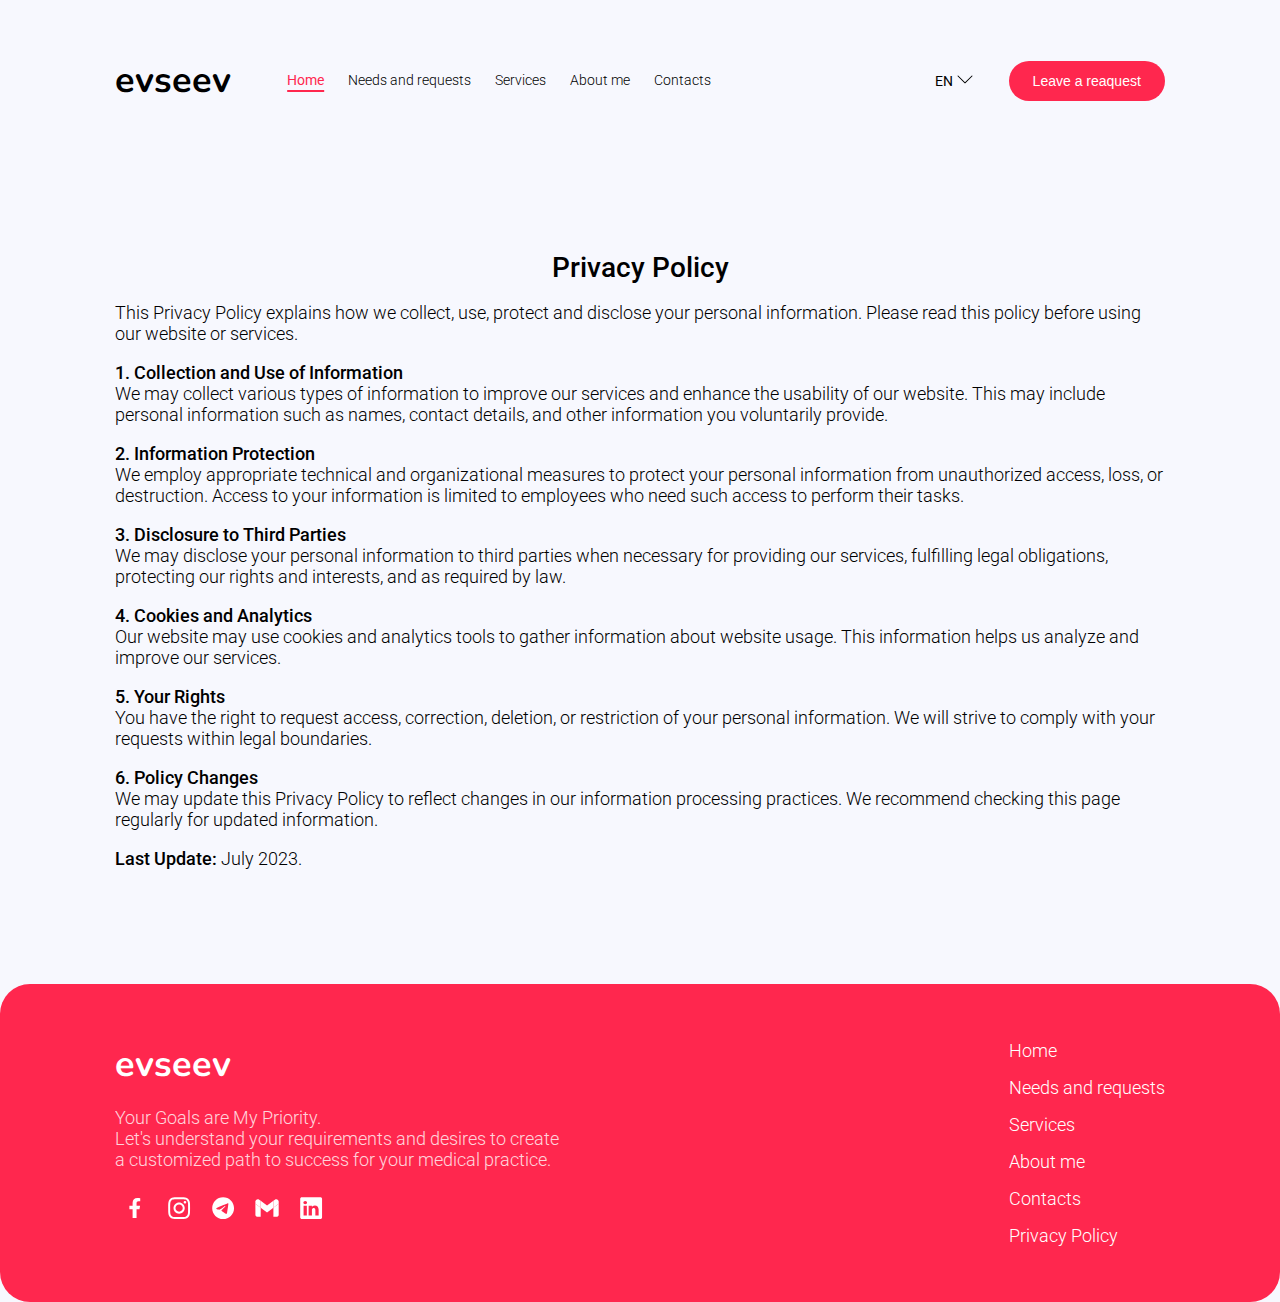
<file: policy/policy.html>
<!DOCTYPE html>
<html lang="en">
  <head>
    <meta charset="UTF-8" />
    <meta name="viewport" content="width=device-width, initial-scale=1.0" />
    <title>EVSEEV</title>
    <link rel="stylesheet" href="../styles/style.css" />
    <link
      rel="stylesheet"
      href="https://cdnjs.cloudflare.com/ajax/libs/font-awesome/6.4.2/css/all.min.css"
    />
    <link rel="preconnect" href="https://fonts.googleapis.com" />
    <link rel="preconnect" href="https://fonts.gstatic.com" crossorigin />
    <link
      href="https://fonts.googleapis.com/css2?family=Inter:wght@400;500&family=Nunito:wght@700;800&family=Roboto:wght@300;400;500&display=swap"
      rel="stylesheet"
    />
  </head>
  <body>
    <header class="header">
      <div class="header__left">
        <div class="header__logo">
          <h2>evseev</h2>
        </div>
        <nav class="header__nav">
          <ul class="nav__menu">
            <li class="nav__item nav__item_home">
              <a class="header__a header__a_home" href="../index.html">Home</a>
            </li>
            <li class="nav__item">
              <a class="header__a" href="../index.html#needs-and-requests"
                >Needs and requests</a
              >
            </li>
            <li class="nav__item">
              <a class="header__a" href="../index.html#services">Services</a>
            </li>
            <li class="nav__item">
              <a class="header__a" href="../index.html#about-me">About me</a>
            </li>
            <li class="nav__item">
              <a class="header__a" href="../index.html#contacts">Contacts</a>
            </li>
          </ul>
        </nav>
      </div>
      <div class="header__right">
        <div class="language-select">
          <button class="language-select__btn" data-value="en">EN</button>
          <ul class="language-select__options">
            <li class="language-select__option" data-value="fr">FR</li>
            <li class="language-select__option" data-value="uk">UK</li>
            <li class="language-select__option" data-value="ru">RU</li>
          </ul>
        </div>

        <div class="burger-menu">
          <input class="burger-menu__input" id="burger" type="checkbox" />
          <label class="burger-menu__label" for="burger">
            <svg
              class="burger-menu__icon"
              id="open-icon"
              width="44"
              height="44"
              viewBox="0 0 44 44"
              fill="none"
              xmlns="http://www.w3.org/2000/svg"
            >
              <path
                d="M30.25 16.5C30.25 17.006 29.8394 17.4167 29.3334 17.4167H14.6667C14.1607 17.4167 13.75 17.006 13.75 16.5C13.75 15.994 14.1607 15.5833 14.6667 15.5833H29.3334C29.8394 15.5833 30.25 15.994 30.25 16.5ZM29.3334 21.0833H14.6667C14.1607 21.0833 13.75 21.494 13.75 22C13.75 22.506 14.1607 22.9167 14.6667 22.9167H29.3334C29.8394 22.9167 30.25 22.506 30.25 22C30.25 21.494 29.8394 21.0833 29.3334 21.0833ZM29.3334 26.5833H14.6667C14.1607 26.5833 13.75 26.994 13.75 27.5C13.75 28.006 14.1607 28.4167 14.6667 28.4167H29.3334C29.8394 28.4167 30.25 28.006 30.25 27.5C30.25 26.994 29.8394 26.5833 29.3334 26.5833ZM39.4167 11.6875V32.3125C39.4167 36.96 36.96 39.4167 32.3125 39.4167H11.6875C7.04004 39.4167 4.58337 36.96 4.58337 32.3125V11.6875C4.58337 7.03999 7.04004 4.58333 11.6875 4.58333H32.3125C36.96 4.58333 39.4167 7.03999 39.4167 11.6875ZM37.5834 11.6875C37.5834 8.09233 35.9077 6.41666 32.3125 6.41666H11.6875C8.09237 6.41666 6.41671 8.09233 6.41671 11.6875V32.3125C6.41671 35.9077 8.09237 37.5833 11.6875 37.5833H32.3125C35.9077 37.5833 37.5834 35.9077 37.5834 32.3125V11.6875Z"
                fill="black"
              />
            </svg>
            <svg
              class="burger-menu__icon"
              id="close-icon"
              width="44"
              height="44"
              viewBox="0 0 44 44"
              fill="none"
              xmlns="http://www.w3.org/2000/svg"
            >
              <path
                d="M32.3124 4.58333H11.6874C7.03992 4.58333 4.58325 7.03999 4.58325 11.6875V32.3125C4.58325 36.96 7.03992 39.4167 11.6874 39.4167H32.3124C36.9599 39.4167 39.4166 36.96 39.4166 32.3125V11.6875C39.4166 7.03999 36.9599 4.58333 32.3124 4.58333ZM37.5833 32.3125C37.5833 35.9077 35.9076 37.5833 32.3124 37.5833H11.6874C8.09225 37.5833 6.41659 35.9077 6.41659 32.3125V11.6875C6.41659 8.09233 8.09225 6.41666 11.6874 6.41666H32.3124C35.9076 6.41666 37.5833 8.09233 37.5833 11.6875V32.3125ZM28.1489 17.149L23.296 22L28.1471 26.851C28.5046 27.2085 28.5046 27.7897 28.1471 28.1472C27.9675 28.3269 27.7328 28.4149 27.4981 28.4149C27.2635 28.4149 27.0288 28.325 26.8491 28.1472L21.9999 23.2961L17.1489 28.1472C16.9693 28.3269 16.7346 28.4149 16.4999 28.4149C16.2653 28.4149 16.0306 28.325 15.8509 28.1472C15.4934 27.7897 15.4934 27.2085 15.8509 26.851L20.7019 22L15.8509 17.149C15.4934 16.7915 15.4934 16.2103 15.8509 15.8528C16.2084 15.4953 16.7896 15.4953 17.1471 15.8528L21.9981 20.7039L26.8491 15.8528C27.2066 15.4953 27.7877 15.4953 28.1452 15.8528C28.5027 16.2103 28.5064 16.7897 28.1489 17.149Z"
                fill="#25314C"
              />
            </svg>
          </label>
          <ul class="burger-menu__menu">
            <li class="burger-menu__item burger-menu__item_home">
              <a class="header__a_home" href="../index.html">Home</a>
            </li>
            <li class="burger-menu__item">
              <a class="header__a" href="../index.html#needs-and-requests"
                >Needs and requests</a
              >
            </li>
            <li class="burger-menu__item">
              <a class="header__a" href="../index.html#services">Services</a>
            </li>
            <li class="burger-menu__item">
              <a class="header__a" href="../index.html#about-me">About me</a>
            </li>
            <li class="burger-menu__item">
              <a class="header__a" href="../index.html#contacts">Contacts</a>
            </li>
            <li class="burger-menu__item">
              <a class="header__a" href="policy.html">Privacy Policy</a>
            </li>
          </ul>
        </div>
        <a class="footer__a" href="../index.html#form"
          ><button class="btn btn__vanish">Leave a reaquest</button></a
        >
      </div>
    </header>
    <main class="privacy-policy">
      <h3 class="privacy-policy__headline">Privacy Policy</h3>
      <p class="privacy-policy__intro">
        This Privacy Policy explains how we collect, use, protect and disclose
        your personal information. Please read this policy before using our
        website or services.
      </p>
      <div class="privacy-policy__list">
        <h4 class="privacy-policy__subheadline">
          1. Collection and Use of Information
        </h4>
        <p class="privacy-policy__p">
          We may collect various types of information to improve our services
          and enhance the usability of our website. This may include personal
          information such as names, contact details, and other information you
          voluntarily provide.
        </p>
        <h4 class="privacy-policy__subheadline">2. Information Protection</h4>
        <p class="privacy-policy__p">
          We employ appropriate technical and organizational measures to protect
          your personal information from unauthorized access, loss, or
          destruction. Access to your information is limited to employees who
          need such access to perform their tasks.
        </p>
        <h4 class="privacy-policy__subheadline">
          3. Disclosure to Third Parties
        </h4>
        <p class="privacy-policy__p">
          We may disclose your personal information to third parties when
          necessary for providing our services, fulfilling legal obligations,
          protecting our rights and interests, and as required by law.
        </p>
        <h4 class="privacy-policy__subheadline">4. Cookies and Analytics</h4>
        <p class="privacy-policy__p">
          Our website may use cookies and analytics tools to gather information
          about website usage. This information helps us analyze and improve our
          services.
        </p>
        <h4 class="privacy-policy__subheadline">5. Your Rights</h4>
        <p class="privacy-policy__p">
          You have the right to request access, correction, deletion, or
          restriction of your personal information. We will strive to comply
          with your requests within legal boundaries.
        </p>
        <h4 class="privacy-policy__subheadline">6. Policy Changes</h4>
        <p class="privacy-policy__p">
          We may update this Privacy Policy to reflect changes in our
          information processing practices. We recommend checking this page
          regularly for updated information.
        </p>
        <h4 class="privacy-policy__subheadline">
          Last Update: <span class="privacy-policy__span">July 2023.</span>
        </h4>
      </div>
    </main>
    <footer class="footer">
      <div class="footer__intro">
        <h2 class="footer__logo">evseev</h2>
        <p class="footer__p">
          Your Goals are My Priority. <br />Let's understand your requirements
          and desires to create a customized path to success for your medical
          practice.
        </p>
        <div class="footer__social">
          <svg
            width="40"
            height="40"
            viewBox="0 0 40 40"
            fill="none"
            xmlns="http://www.w3.org/2000/svg"
          >
            <path
              d="M24.4933 21.2493L25.0632 17.6314H21.5525V15.2798C21.5525 14.2906 22.0426 13.3239 23.6099 13.3239H25.2285V10.2431C24.2859 10.0929 23.3335 10.0117 22.3789 10C19.4894 10 17.603 11.7354 17.603 14.8728V17.6314H14.4V21.2493H17.603V30H21.5525V21.2493H24.4933Z"
              fill="white"
            />
          </svg>
          <svg
            width="40"
            height="40"
            viewBox="0 0 40 40"
            fill="none"
            xmlns="http://www.w3.org/2000/svg"
          >
            <path
              d="M16.486 20.1218C16.486 18.1112 18.1164 16.481 20.1281 16.481C22.1399 16.481 23.7711 18.1112 23.7711 20.1218C23.7711 22.1323 22.1399 23.7626 20.1281 23.7626C18.1164 23.7626 16.486 22.1323 16.486 20.1218ZM14.5167 20.1218C14.5167 23.2191 17.0289 25.7299 20.1281 25.7299C23.2274 25.7299 25.7396 23.2191 25.7396 20.1218C25.7396 17.0244 23.2274 14.5137 20.1281 14.5137C17.0289 14.5137 14.5167 17.0244 14.5167 20.1218ZM24.6504 14.2913C24.6503 14.5505 24.7271 14.8039 24.8711 15.0195C25.0151 15.2351 25.2198 15.4032 25.4594 15.5025C25.699 15.6018 25.9627 15.6278 26.2171 15.5773C26.4715 15.5269 26.7052 15.4022 26.8887 15.2189C27.0721 15.0357 27.1971 14.8022 27.2478 14.548C27.2985 14.2938 27.2727 14.0303 27.1735 13.7908C27.0743 13.5513 26.9063 13.3465 26.6907 13.2024C26.4752 13.0583 26.2216 12.9814 25.9623 12.9812H25.9618C25.6141 12.9814 25.2807 13.1195 25.0348 13.3651C24.7889 13.6107 24.6507 13.9439 24.6504 14.2913ZM15.7132 29.0117C14.6477 28.9632 14.0686 28.7858 13.6838 28.636C13.1736 28.4375 12.8095 28.201 12.4268 27.819C12.044 27.4371 11.8071 27.0736 11.6093 26.5637C11.4593 26.1792 11.2819 25.6003 11.2334 24.5355C11.1804 23.3843 11.1699 23.0385 11.1699 20.1219C11.1699 17.2053 11.1813 16.8604 11.2334 15.7082C11.2819 14.6434 11.4607 14.0656 11.6093 13.6801C11.808 13.1701 12.0445 12.8063 12.4268 12.4238C12.809 12.0413 13.1727 11.8045 13.6838 11.6069C14.0684 11.4569 14.6477 11.2796 15.7132 11.2312C16.8651 11.1782 17.2111 11.1677 20.1281 11.1677C23.0452 11.1677 23.3915 11.1791 24.5444 11.2312C25.6099 11.2797 26.188 11.4583 26.5738 11.6069C27.084 11.8045 27.4481 12.0418 27.8308 12.4238C28.2136 12.8058 28.4496 13.1701 28.6482 13.6801C28.7983 14.0645 28.9757 14.6434 29.0242 15.7082C29.0771 16.8604 29.0877 17.2053 29.0877 20.1219C29.0877 23.0385 29.0771 23.3833 29.0242 24.5355C28.9756 25.6003 28.7973 26.1791 28.6482 26.5637C28.4496 27.0736 28.213 27.4374 27.8308 27.819C27.4486 28.2007 27.084 28.4375 26.5738 28.636C26.1891 28.7859 25.6099 28.9633 24.5444 29.0117C23.3925 29.0646 23.0465 29.0752 20.1281 29.0752C17.2098 29.0752 16.8647 29.0646 15.7132 29.0117ZM15.6227 9.26634C14.4593 9.31928 13.6644 9.50364 12.9701 9.77362C12.2511 10.0524 11.6425 10.4265 11.0343 11.0334C10.426 11.6403 10.0527 12.2495 9.77377 12.9681C9.50362 13.6623 9.31916 14.4564 9.26618 15.619C9.21232 16.7835 9.2 17.1558 9.2 20.1218C9.2 23.0877 9.21232 23.46 9.26618 24.6245C9.31916 25.7873 9.50362 26.5812 9.77377 27.2755C10.0527 27.9936 10.4261 28.6036 11.0343 29.2102C11.6424 29.8168 12.2511 30.1903 12.9701 30.4699C13.6657 30.7399 14.4593 30.9243 15.6227 30.9772C16.7885 31.0302 17.1604 31.0434 20.1281 31.0434C23.0959 31.0434 23.4684 31.031 24.6336 30.9772C25.797 30.9243 26.5915 30.7399 27.2862 30.4699C28.0047 30.1903 28.6138 29.8171 29.222 29.2102C29.8302 28.6033 30.2027 27.9936 30.4825 27.2755C30.7526 26.5812 30.938 25.7872 30.9901 24.6245C31.0431 23.4592 31.0554 23.0877 31.0554 20.1218C31.0554 17.1558 31.0431 16.7835 30.9901 15.619C30.9371 14.4563 30.7526 13.6619 30.4825 12.9681C30.2027 12.2499 29.8293 11.6412 29.222 11.0334C28.6148 10.4255 28.0047 10.0524 27.287 9.77362C26.5915 9.50364 25.797 9.31841 24.6345 9.26634C23.4693 9.21339 23.0967 9.2002 20.129 9.2002C17.1613 9.2002 16.7885 9.21251 15.6227 9.26634Z"
              fill="white"
            />
          </svg>
          <svg
            width="40"
            height="40"
            viewBox="0 0 40 40"
            fill="none"
            xmlns="http://www.w3.org/2000/svg"
          >
            <path
              fill-rule="evenodd"
              clip-rule="evenodd"
              d="M31.0563 20.1283C31.0563 26.1638 26.1636 31.0565 20.1281 31.0565C14.0927 31.0565 9.2 26.1638 9.2 20.1283C9.2 14.0929 14.0927 9.2002 20.1281 9.2002C26.1636 9.2002 31.0563 14.0929 31.0563 20.1283ZM21.1754 16.7751C19.2979 17.586 13.8847 19.889 13.8847 19.889C12.6018 20.408 13.3527 20.8945 13.3527 20.8945C13.3527 20.8945 14.4479 21.2838 15.3866 21.5757C16.3253 21.8676 16.826 21.5433 16.826 21.5433C16.826 21.5433 19.0163 20.0512 21.2379 18.4618C22.8024 17.3589 22.427 18.2672 22.0515 18.6564C21.2379 19.4998 19.8925 20.8296 18.766 21.9001C18.2654 22.3542 18.5157 22.7434 18.7347 22.938C19.3717 23.4968 20.8721 24.513 21.5533 24.9744C21.742 25.1022 21.8679 25.1875 21.8951 25.2086C22.0515 25.3384 22.9276 25.9222 23.4596 25.7924C23.9915 25.6627 24.0541 24.9166 24.0541 24.9166C24.0541 24.9166 24.4608 22.2569 24.8364 19.8241C24.9059 19.3465 24.9754 18.8788 25.0403 18.4428C25.2088 17.3094 25.3457 16.3894 25.3683 16.0615C25.4622 14.9586 24.3357 15.4127 24.3357 15.4127C24.3357 15.4127 21.8951 16.4507 21.1754 16.7751Z"
              fill="white"
            />
          </svg>
          <svg
            width="40"
            height="40"
            viewBox="0 0 40 40"
            fill="none"
            xmlns="http://www.w3.org/2000/svg"
          >
            <path
              d="M9.98819 28.6747H13.694V19.675L8.39999 15.7045V27.0865C8.39999 27.9653 9.11203 28.6747 9.98819 28.6747Z"
              fill="white"
            />
            <path
              d="M26.3995 28.6747H30.1053C30.9841 28.6747 31.6935 27.9627 31.6935 27.0865V15.7045L26.3995 19.675"
              fill="white"
            />
            <path
              d="M26.3995 12.7929V19.675L31.6935 15.7045V13.587C31.6935 11.6229 29.4515 10.5032 27.8818 11.6812"
              fill="white"
            />
            <path
              d="M13.694 19.675L13.694 12.7928L20.0468 17.5574L26.3995 12.7929V19.675L20.0468 24.4395"
              fill="white"
            />
            <path
              d="M8.39999 13.587V15.7045L13.694 19.675L13.694 12.7928L12.2117 11.6812C10.6393 10.5032 8.39999 11.6229 8.39999 13.587Z"
              fill="white"
            />
          </svg>
          <svg
            width="40"
            height="40"
            viewBox="0 0 40 40"
            fill="none"
            xmlns="http://www.w3.org/2000/svg"
          >
            <path
              fill-rule="evenodd"
              clip-rule="evenodd"
              d="M10.8153 9.2002C9.92347 9.2002 9.2 9.90165 9.2 10.7658V29.4914C9.2 30.3556 9.92356 31.0565 10.8153 31.0565H29.441C30.3331 31.0565 31.0563 30.3555 31.0563 29.4911V10.7658C31.0563 9.90165 30.3331 9.2002 29.441 9.2002H10.8153ZM15.8417 17.6513V27.4911H12.5711V17.6513H15.8417ZM16.0573 14.6082C16.0573 15.5525 15.3474 16.3081 14.2071 16.3081L14.1857 16.308C13.088 16.308 12.3784 15.5524 12.3784 14.6082C12.3784 13.6425 13.1094 12.908 14.2288 12.908C15.3474 12.908 16.036 13.6425 16.0573 14.6082ZM20.9224 27.4911H17.652C17.652 27.4911 17.6949 18.5747 17.6522 17.6516H20.9226V19.0444C21.3574 18.3741 22.1355 17.4206 23.8702 17.4206C26.022 17.4206 27.6352 18.827 27.6352 21.8492V27.4911H24.365V22.2276C24.365 20.9047 23.8914 20.0025 22.7083 20.0025C21.8046 20.0025 21.2664 20.611 21.0301 21.1988C20.9437 21.4085 20.9224 21.703 20.9224 21.9967V27.4911Z"
              fill="white"
            />
          </svg>
        </div>
      </div>
      <nav class="footer__nav">
        <ul class="footer__menu">
          <li class="footer__nav-item">
            <a class="footer__a" href="../index.html">Home</a>
          </li>
          <li class="footer__nav-item">
            <a class="footer__a" href="../index.html#needs-and-requests"
              >Needs and requests</a
            >
          </li>
          <li class="footer__nav-item">
            <a class="footer__a" href="../index.html#services">Services</a>
          </li>
          <li class="footer__nav-item">
            <a class="footer__a" href="../index.html#about-me">About me</a>
          </li>
          <li class="footer__nav-item">
            <a class="footer__a" href="../index.html#contacts">Contacts</a>
          </li>
          <li class="footer__nav-item">
            <a class="footer__a" href="policy.html">Privacy Policy</a>
          </li>
        </ul>
      </nav>
      <div class="footer__social-mobile">
        <svg
          width="40"
          height="40"
          viewBox="0 0 40 40"
          fill="none"
          xmlns="http://www.w3.org/2000/svg"
        >
          <path
            d="M24.4933 21.2493L25.0632 17.6314H21.5525V15.2798C21.5525 14.2906 22.0426 13.3239 23.6099 13.3239H25.2285V10.2431C24.2859 10.0929 23.3335 10.0117 22.3789 10C19.4894 10 17.603 11.7354 17.603 14.8728V17.6314H14.4V21.2493H17.603V30H21.5525V21.2493H24.4933Z"
            fill="white"
          />
        </svg>
        <svg
          width="40"
          height="40"
          viewBox="0 0 40 40"
          fill="none"
          xmlns="http://www.w3.org/2000/svg"
        >
          <path
            d="M16.486 20.1218C16.486 18.1112 18.1164 16.481 20.1281 16.481C22.1399 16.481 23.7711 18.1112 23.7711 20.1218C23.7711 22.1323 22.1399 23.7626 20.1281 23.7626C18.1164 23.7626 16.486 22.1323 16.486 20.1218ZM14.5167 20.1218C14.5167 23.2191 17.0289 25.7299 20.1281 25.7299C23.2274 25.7299 25.7396 23.2191 25.7396 20.1218C25.7396 17.0244 23.2274 14.5137 20.1281 14.5137C17.0289 14.5137 14.5167 17.0244 14.5167 20.1218ZM24.6504 14.2913C24.6503 14.5505 24.7271 14.8039 24.8711 15.0195C25.0151 15.2351 25.2198 15.4032 25.4594 15.5025C25.699 15.6018 25.9627 15.6278 26.2171 15.5773C26.4715 15.5269 26.7052 15.4022 26.8887 15.2189C27.0721 15.0357 27.1971 14.8022 27.2478 14.548C27.2985 14.2938 27.2727 14.0303 27.1735 13.7908C27.0743 13.5513 26.9063 13.3465 26.6907 13.2024C26.4752 13.0583 26.2216 12.9814 25.9623 12.9812H25.9618C25.6141 12.9814 25.2807 13.1195 25.0348 13.3651C24.7889 13.6107 24.6507 13.9439 24.6504 14.2913ZM15.7132 29.0117C14.6477 28.9632 14.0686 28.7858 13.6838 28.636C13.1736 28.4375 12.8095 28.201 12.4268 27.819C12.044 27.4371 11.8071 27.0736 11.6093 26.5637C11.4593 26.1792 11.2819 25.6003 11.2334 24.5355C11.1804 23.3843 11.1699 23.0385 11.1699 20.1219C11.1699 17.2053 11.1813 16.8604 11.2334 15.7082C11.2819 14.6434 11.4607 14.0656 11.6093 13.6801C11.808 13.1701 12.0445 12.8063 12.4268 12.4238C12.809 12.0413 13.1727 11.8045 13.6838 11.6069C14.0684 11.4569 14.6477 11.2796 15.7132 11.2312C16.8651 11.1782 17.2111 11.1677 20.1281 11.1677C23.0452 11.1677 23.3915 11.1791 24.5444 11.2312C25.6099 11.2797 26.188 11.4583 26.5738 11.6069C27.084 11.8045 27.4481 12.0418 27.8308 12.4238C28.2136 12.8058 28.4496 13.1701 28.6482 13.6801C28.7983 14.0645 28.9757 14.6434 29.0242 15.7082C29.0771 16.8604 29.0877 17.2053 29.0877 20.1219C29.0877 23.0385 29.0771 23.3833 29.0242 24.5355C28.9756 25.6003 28.7973 26.1791 28.6482 26.5637C28.4496 27.0736 28.213 27.4374 27.8308 27.819C27.4486 28.2007 27.084 28.4375 26.5738 28.636C26.1891 28.7859 25.6099 28.9633 24.5444 29.0117C23.3925 29.0646 23.0465 29.0752 20.1281 29.0752C17.2098 29.0752 16.8647 29.0646 15.7132 29.0117ZM15.6227 9.26634C14.4593 9.31928 13.6644 9.50364 12.9701 9.77362C12.2511 10.0524 11.6425 10.4265 11.0343 11.0334C10.426 11.6403 10.0527 12.2495 9.77377 12.9681C9.50362 13.6623 9.31916 14.4564 9.26618 15.619C9.21232 16.7835 9.2 17.1558 9.2 20.1218C9.2 23.0877 9.21232 23.46 9.26618 24.6245C9.31916 25.7873 9.50362 26.5812 9.77377 27.2755C10.0527 27.9936 10.4261 28.6036 11.0343 29.2102C11.6424 29.8168 12.2511 30.1903 12.9701 30.4699C13.6657 30.7399 14.4593 30.9243 15.6227 30.9772C16.7885 31.0302 17.1604 31.0434 20.1281 31.0434C23.0959 31.0434 23.4684 31.031 24.6336 30.9772C25.797 30.9243 26.5915 30.7399 27.2862 30.4699C28.0047 30.1903 28.6138 29.8171 29.222 29.2102C29.8302 28.6033 30.2027 27.9936 30.4825 27.2755C30.7526 26.5812 30.938 25.7872 30.9901 24.6245C31.0431 23.4592 31.0554 23.0877 31.0554 20.1218C31.0554 17.1558 31.0431 16.7835 30.9901 15.619C30.9371 14.4563 30.7526 13.6619 30.4825 12.9681C30.2027 12.2499 29.8293 11.6412 29.222 11.0334C28.6148 10.4255 28.0047 10.0524 27.287 9.77362C26.5915 9.50364 25.797 9.31841 24.6345 9.26634C23.4693 9.21339 23.0967 9.2002 20.129 9.2002C17.1613 9.2002 16.7885 9.21251 15.6227 9.26634Z"
            fill="white"
          />
        </svg>
        <svg
          width="40"
          height="40"
          viewBox="0 0 40 40"
          fill="none"
          xmlns="http://www.w3.org/2000/svg"
        >
          <path
            fill-rule="evenodd"
            clip-rule="evenodd"
            d="M31.0563 20.1283C31.0563 26.1638 26.1636 31.0565 20.1281 31.0565C14.0927 31.0565 9.2 26.1638 9.2 20.1283C9.2 14.0929 14.0927 9.2002 20.1281 9.2002C26.1636 9.2002 31.0563 14.0929 31.0563 20.1283ZM21.1754 16.7751C19.2979 17.586 13.8847 19.889 13.8847 19.889C12.6018 20.408 13.3527 20.8945 13.3527 20.8945C13.3527 20.8945 14.4479 21.2838 15.3866 21.5757C16.3253 21.8676 16.826 21.5433 16.826 21.5433C16.826 21.5433 19.0163 20.0512 21.2379 18.4618C22.8024 17.3589 22.427 18.2672 22.0515 18.6564C21.2379 19.4998 19.8925 20.8296 18.766 21.9001C18.2654 22.3542 18.5157 22.7434 18.7347 22.938C19.3717 23.4968 20.8721 24.513 21.5533 24.9744C21.742 25.1022 21.8679 25.1875 21.8951 25.2086C22.0515 25.3384 22.9276 25.9222 23.4596 25.7924C23.9915 25.6627 24.0541 24.9166 24.0541 24.9166C24.0541 24.9166 24.4608 22.2569 24.8364 19.8241C24.9059 19.3465 24.9754 18.8788 25.0403 18.4428C25.2088 17.3094 25.3457 16.3894 25.3683 16.0615C25.4622 14.9586 24.3357 15.4127 24.3357 15.4127C24.3357 15.4127 21.8951 16.4507 21.1754 16.7751Z"
            fill="white"
          />
        </svg>
        <svg
          width="40"
          height="40"
          viewBox="0 0 40 40"
          fill="none"
          xmlns="http://www.w3.org/2000/svg"
        >
          <path
            d="M9.98819 28.6747H13.694V19.675L8.39999 15.7045V27.0865C8.39999 27.9653 9.11203 28.6747 9.98819 28.6747Z"
            fill="white"
          />
          <path
            d="M26.3995 28.6747H30.1053C30.9841 28.6747 31.6935 27.9627 31.6935 27.0865V15.7045L26.3995 19.675"
            fill="white"
          />
          <path
            d="M26.3995 12.7929V19.675L31.6935 15.7045V13.587C31.6935 11.6229 29.4515 10.5032 27.8818 11.6812"
            fill="white"
          />
          <path
            d="M13.694 19.675L13.694 12.7928L20.0468 17.5574L26.3995 12.7929V19.675L20.0468 24.4395"
            fill="white"
          />
          <path
            d="M8.39999 13.587V15.7045L13.694 19.675L13.694 12.7928L12.2117 11.6812C10.6393 10.5032 8.39999 11.6229 8.39999 13.587Z"
            fill="white"
          />
        </svg>
        <svg
          width="40"
          height="40"
          viewBox="0 0 40 40"
          fill="none"
          xmlns="http://www.w3.org/2000/svg"
        >
          <path
            fill-rule="evenodd"
            clip-rule="evenodd"
            d="M10.8153 9.2002C9.92347 9.2002 9.2 9.90165 9.2 10.7658V29.4914C9.2 30.3556 9.92356 31.0565 10.8153 31.0565H29.441C30.3331 31.0565 31.0563 30.3555 31.0563 29.4911V10.7658C31.0563 9.90165 30.3331 9.2002 29.441 9.2002H10.8153ZM15.8417 17.6513V27.4911H12.5711V17.6513H15.8417ZM16.0573 14.6082C16.0573 15.5525 15.3474 16.3081 14.2071 16.3081L14.1857 16.308C13.088 16.308 12.3784 15.5524 12.3784 14.6082C12.3784 13.6425 13.1094 12.908 14.2288 12.908C15.3474 12.908 16.036 13.6425 16.0573 14.6082ZM20.9224 27.4911H17.652C17.652 27.4911 17.6949 18.5747 17.6522 17.6516H20.9226V19.0444C21.3574 18.3741 22.1355 17.4206 23.8702 17.4206C26.022 17.4206 27.6352 18.827 27.6352 21.8492V27.4911H24.365V22.2276C24.365 20.9047 23.8914 20.0025 22.7083 20.0025C21.8046 20.0025 21.2664 20.611 21.0301 21.1988C20.9437 21.4085 20.9224 21.703 20.9224 21.9967V27.4911Z"
            fill="white"
          />
        </svg>
      </div>
    </footer>
    <script src="../script/script.js"></script>
  </body>
</html>
</file>
<file: styles/style.css>
@charset "UTF-8";
html {
  scroll-behavior: smooth;
}

body {
  margin: 0 auto;
  box-sizing: border-box;
  background-color: #F7F8FE;
}

a {
  text-decoration: none;
}

div {
  margin: 0;
}

h1 {
  margin: 0;
  font-size: 42px;
  font-family: "Nunito", sans-serif;
}
@media (max-width: 425px) {
  h1 {
    font-size: 24px;
  }
}

h2 {
  font-family: "Nunito", sans-serif;
  margin: 0;
  font-size: 36px;
}

h3 {
  margin: 0;
  font-size: 28px;
  font-family: "Roboto", sans-serif;
  font-style: normal;
  font-weight: 500;
}
@media (max-width: 425px) {
  h3 {
    font-size: 18px;
  }
}

h4 {
  font-size: 18px;
  font-family: "Roboto", sans-serif;
  font-weight: 500;
}
@media (max-width: 425px) {
  h4 {
    font-size: 16px;
  }
}

p {
  font-size: 18px;
  font-family: "Roboto", sans-serif;
  font-weight: 300;
  opacity: 0.8;
}
@media (max-width: 425px) {
  p {
    font-size: 16px;
  }
}

button {
  margin: 0;
}

@media (max-width: 768px) {
  .headline {
    text-align: center;
  }
}

@media (max-width: 768px) {
  .para {
    text-align: center;
  }
}

#burger:checked + label + ul {
  transform: translateX(0);
}

#close-icon {
  display: none;
}

.burger-menu {
  display: none;
}
@media (max-width: 987px) {
  .burger-menu {
    display: block;
  }
}
.burger-menu__input {
  display: none;
}
.burger-menu__menu {
  display: flex;
  flex-direction: column;
  gap: 32px;
  position: absolute;
  left: 0;
  padding: 32px 9% 9%;
  font-size: 18px;
  background-color: #F7F8FE;
  width: 100%;
  box-sizing: border-box;
  transform: translateX(-100%);
  transition: transform 0.5s ease-in-out;
}
@media (max-width: 768px) {
  .burger-menu__menu {
    padding: 32px 24px 56px 24px;
  }
}
.burger-menu__item {
  list-style: none;
  font-family: "Nunito", sans-serif;
  font-size: 24px;
}
.burger-menu__item_home {
  color: #FF274E;
  text-decoration: underline;
  text-underline-offset: 5px;
  text-decoration-thickness: 2px;
}

.header__a {
  color: black;
}
.header__a:hover {
  color: #FF274E;
}
.header__a_home {
  color: #FF274E;
}

.header {
  display: flex;
  align-items: center;
  padding: 56px 0px;
  padding-left: 9%;
  padding-right: 9%;
  justify-content: space-between;
  gap: 56px;
}
@media (max-width: 1081px) {
  .header {
    gap: 20px;
  }
}
@media (max-width: 768px) {
  .header {
    padding: 24px;
  }
}
.header__left {
  display: flex;
  gap: 56px;
}
@media (max-width: 1081px) {
  .header__left {
    gap: 20px;
  }
}
.header__right {
  display: flex;
  align-items: center;
  gap: 24px;
}
@media (max-width: 1081px) {
  .header__right {
    gap: 20px;
  }
}
.header__logo {
  font-family: "Nunito", sans-serif;
  font-weight: 800;
}
.header__nav {
  font-family: "Roboto", sans-serif;
}

.nav__menu {
  display: flex;
  gap: 24px;
  padding: 0;
}
@media (max-width: 987px) {
  .nav__menu {
    display: none;
  }
}
.nav__item {
  list-style: none;
  font-size: 14px;
  font-weight: 300;
  cursor: pointer;
}
.nav__item:hover {
  color: #FF274E;
}
.nav__item_home {
  color: #FF274E;
  font-weight: 400;
  text-decoration: underline;
  text-underline-offset: 5px;
  text-decoration-thickness: 2px;
}

.language-select {
  position: relative;
  display: inline-block;
}
.language-select__btn {
  padding: 8px;
  background-color: #F7F8FE;
  border: none;
  cursor: pointer;
  font-family: "Roboto", sans-serif;
  font-size: 14px;
  display: flex;
  align-items: center;
}
.language-select__btn:after {
  content: url("../imgs/angle-down.svg");
  transition: transform 0.5s;
  transform: rotate(0deg);
}
.language-select__options {
  margin: 0;
  list-style: none;
  padding: 8px;
  gap: 10px;
  flex-direction: column;
  position: absolute;
  top: 100%;
  left: 0;
  display: none;
  background-color: #fff;
}
.language-select__option {
  cursor: pointer;
  font-family: "Roboto", sans-serif;
  font-size: 14px;
}
.language-select__option:hover {
  text-decoration: underline;
  text-underline-offset: 5px;
  text-decoration-thickness: 1px;
  text-decoration-color: #FF274E;
}

.language-select__btn.open::after {
  transform: rotate(180deg);
  /* Положение стрелки при открытом списке */
}

.btn__border:hover + .btn__border-a {
  color: black;
}

.btn {
  font-size: 14px;
  border-radius: 25px;
  padding: 12px 24px;
  color: white;
  background-color: #FF274E;
  border: none;
  cursor: pointer;
}
@media (max-width: 425px) {
  .btn {
    font-size: 15px;
  }
}
.btn:hover {
  background-color: #313842;
}
.btn__border {
  border: 1px solid white;
  font-size: 20px;
}
.btn__border:hover {
  background-color: white;
  color: black;
}
.btn__border-a {
  color: white;
}
.btn__large {
  border-radius: 15px;
  padding: 16px 0;
}
.btn__large:hover {
  background-color: white;
  color: black;
}
@media (max-width: 987px) {
  .btn__vanish {
    display: none;
  }
}

.consultation {
  padding: 0;
  padding-left: 9%;
  padding-right: 5%;
  display: flex;
}
@media (max-width: 987px) {
  .consultation {
    flex-direction: column;
  }
}
@media (max-width: 768px) {
  .consultation {
    padding: 24px;
  }
}
.consultation__h {
  font-size: 42px;
}
@media (max-width: 425px) {
  .consultation__h {
    font-size: 32px;
  }
}
.consultation__block {
  width: 50%;
}
@media (max-width: 987px) {
  .consultation__block {
    width: 100%;
  }
}
.consultation__block_left {
  order: 1;
}
@media (max-width: 987px) {
  .consultation__block_left {
    order: 2;
  }
}
.consultation__block_right {
  order: 2;
}
@media (max-width: 987px) {
  .consultation__block_right {
    order: 1;
  }
}
.consultation__block-img {
  width: 100%;
}
.consultation__span {
  color: #FF274E;
}

.needs-and-requests {
  padding: 9%;
}
@media (max-width: 768px) {
  .needs-and-requests {
    padding: 72px 24px 24px;
  }
}
.needs-and-requests__containers {
  display: flex;
}
@media (max-width: 1210px) {
  .needs-and-requests__containers {
    flex-direction: column;
  }
}
.needs-and-requests__container_left {
  padding-right: 8.64%;
}
@media (max-width: 768px) {
  .needs-and-requests__container_left {
    padding-right: 0;
  }
}
.needs-and-requests__container_right {
  display: flex;
  flex-direction: column;
  gap: 24px;
  color: white;
}
.needs-and-requests__block {
  display: flex;
  background-color: #313842;
  border-radius: 30px;
  border: #313842;
  padding: 27px;
}
@media (max-width: 768px) {
  .needs-and-requests__block {
    padding: 16px;
  }
}
.needs-and-requests__icon {
  padding-right: 30px;
}
@media (max-width: 768px) {
  .needs-and-requests__icon {
    padding-right: 8px;
  }
}
@media (max-width: 768px) {
  .needs-and-requests__icon svg {
    width: 55px;
    height: 55px;
  }
}
.services {
  display: flex;
  flex-direction: column;
  gap: 24px;
  padding: 9%;
  padding-top: 0;
}
@media (max-width: 768px) {
  .services {
    padding: 72px 24px 96px 24px;
  }
}
.services__block {
  background-color: #313842;
  border-radius: 30px;
  padding: 24px 56px;
  color: white;
}
@media (max-width: 768px) {
  .services__block {
    padding: 24px;
  }
}
.services__block_white {
  background-color: transparent;
  padding: 0;
  border-radius: 0;
  max-width: 722px;
  color: black;
}
.services__h3 {
  color: white;
  display: flex;
  align-items: center;
}
.services__h3::before {
  content: "";
  display: inline-block;
  background: #FF274E;
  border-radius: 50%;
  width: 14px;
  height: 14px;
  margin-right: 16px;
}
@media (max-width: 425px) {
  .services__h3::before {
    width: 12px;
    height: 12px;
  }
}
.services__p {
  max-width: 650px;
}
.services__number {
  font-family: "Inter", sans-serif;
  font-size: 70px;
  font-weight: 500;
  color: #FF274E;
  display: block;
  text-align: right;
}
@media (max-width: 768px) {
  .services__number {
    font-size: 50px;
  }
}
@media (max-width: 425px) {
  .services__number {
    font-size: 32px;
  }
}

.request {
  background-color: #FF274E;
  color: white;
  padding: 56px 0;
  padding-left: 9%;
  padding-right: 9%;
  display: flex;
  align-items: center;
}
@media (max-width: 964px) {
  .request {
    padding-bottom: 0;
    flex-direction: column;
  }
}
@media (max-width: 768px) {
  .request {
    padding: 24px 53px 0 53px;
  }
}
.request__h1 {
  margin-bottom: 16px;
}
@media (max-width: 768px) {
  .request__h1 {
    font-size: 35px;
  }
}
@media (max-width: 425px) {
  .request__h1 {
    font-size: 25px;
  }
}
@media (max-width: 964px) {
  .request__block {
    text-align: center;
  }
}
@media (max-width: 964px) {
  .request__img {
    margin-top: 41px;
  }
}
@media (max-width: 768px) {
  .request__img {
    width: 50%;
  }
}

.about-me {
  padding: 56px 0;
  padding-left: 9%;
  padding-right: 9%;
  margin-bottom: 9%;
}
@media (max-width: 768px) {
  .about-me {
    padding: 96px 24px 63px;
    margin: 0;
  }
}
.about-me__h1 {
  margin-bottom: 34px;
}
@media (max-width: 768px) {
  .about-me__h1 {
    text-align: center;
  }
}
.about-me__content {
  display: flex;
  border-radius: 30px;
  align-items: center;
  position: relative;
  box-sizing: border-box;
}
@media (max-width: 1025px) {
  .about-me__content {
    flex-direction: column;
  }
}
.about-me__intro {
  border-radius: 30px;
  padding: 56px;
  background-color: #313842;
}
@media (max-width: 1174px) {
  .about-me__intro {
    padding: 24px;
  }
}
.about-me__p {
  color: white;
  width: 60%;
}
@media (max-width: 1174px) {
  .about-me__p {
    width: 55%;
  }
}
@media (max-width: 1025px) {
  .about-me__p {
    width: 100%;
  }
}
.about-me__name-block {
  padding: 12px 24px;
  width: max-content;
  background-color: #FF274E;
  color: white;
  border-radius: 20px;
  position: absolute;
  z-index: 1;
  bottom: 16px;
  right: 300px;
}
@media (max-width: 1025px) {
  .about-me__name-block {
    position: relative;
    bottom: 15px;
    right: auto;
  }
}
.about-me__para-name {
  margin: 0;
}
@media (max-width: 1025px) {
  .about-me__para-name {
    font-size: 20px;
  }
}
.about-me__img-block {
  position: absolute;
  right: 0;
  box-sizing: border-box;
}
@media (max-width: 1025px) {
  .about-me__img-block {
    position: relative;
    right: auto;
    top: -33px;
  }
}
.about-me__img {
  max-height: 563px;
  box-sizing: border-box;
}
@media (max-width: 768px) {
  .about-me__img {
    max-width: 100%;
  }
}

.request-form {
  max-width: 708px;
  margin: 0 auto;
  background-color: #313842;
  border-radius: 30px;
  padding: 56px 95.5px;
  color: white;
}
@media (max-width: 768px) {
  .request-form {
    margin-left: 24px;
    margin-right: 24px;
    padding: 24px;
  }
}
.request-form__h1 {
  text-align: center;
  margin-bottom: 24px;
}

.form {
  display: flex;
  flex-direction: column;
  gap: 16px;
}
.form__name-mail {
  display: flex;
  gap: 16px;
}
@media (max-width: 768px) {
  .form__name-mail {
    flex-direction: column;
  }
}
.form__name-mail-input {
  box-sizing: border-box;
  width: 50%;
  padding: 16px 32px;
  border-radius: 20px;
}
@media (max-width: 768px) {
  .form__name-mail-input {
    width: 100%;
  }
}
@media (max-width: 425px) {
  .form__name-mail-input {
    font-size: 16px;
  }
}
.form__name-mail-input::placeholder {
  opacity: 0.2;
}
.form__discription {
  width: 100%;
}
.form__description-input {
  box-sizing: border-box;
  width: 100%;
  height: 161px;
  border-radius: 20px;
  padding: 16px 32px;
}
@media (max-width: 425px) {
  .form__description-input {
    font-size: 16px;
  }
}
.form__description-input::placeholder {
  opacity: 0.2;
}
.form__agree {
  margin: 0 auto;
  display: flex;
  align-items: center;
}
.form__agree-input {
  border-radius: 2px;
  border: 0.5px solid black;
  margin: 0;
  width: 14px;
  height: 15px;
  margin-right: 16px;
}
.form__agree-label {
  font-size: 12px;
  opacity: 0.6;
}

.footer {
  background-color: #FF274E;
  margin-top: 9%;
  padding: 56px 0;
  padding-left: 9%;
  padding-right: 9%;
  color: white;
  display: flex;
  border-radius: 30px;
  justify-content: space-between;
  font-family: "Roboto", sans-serif;
  font-size: 18px;
  gap: 16px;
}
@media (max-width: 768px) {
  .footer {
    flex-direction: column;
    padding: 24px;
    padding-bottom: 96px;
    margin-top: 96px;
  }
}
.footer__intro {
  max-width: 447px;
}
.footer__p {
  font-weight: 300;
}
@media (max-width: 768px) {
  .footer__social {
    display: none;
  }
}
.footer__social-mobile {
  display: none;
}
@media (max-width: 768px) {
  .footer__social-mobile {
    display: block;
    padding-top: 16px;
  }
}
.footer__menu {
  display: flex;
  flex-direction: column;
  gap: 16px;
  margin: 0;
  padding: 0;
}
.footer__nav-item {
  list-style: none;
  cursor: pointer;
  font-weight: 300;
}
.footer__a {
  color: white;
}

.footer__social svg {
  cursor: pointer;
}

.privacy-policy {
  padding: 7% 9% 0 9%;
}
@media (max-width: 768px) {
  .privacy-policy {
    padding: 32px 24px 0 24px;
  }
}
.privacy-policy__headline {
  text-align: center;
}
.privacy-policy__intro {
  opacity: 1;
}
.privacy-policy__subheadline {
  margin: 0;
}
.privacy-policy__p {
  margin: 0;
  margin-bottom: 18px;
  opacity: 1;
}
@media (max-width: 425px) {
  .privacy-policy__p {
    margin-bottom: 16px;
  }
}
.privacy-policy__span {
  font-size: 18px;
  font-weight: 300;
}
</file>
